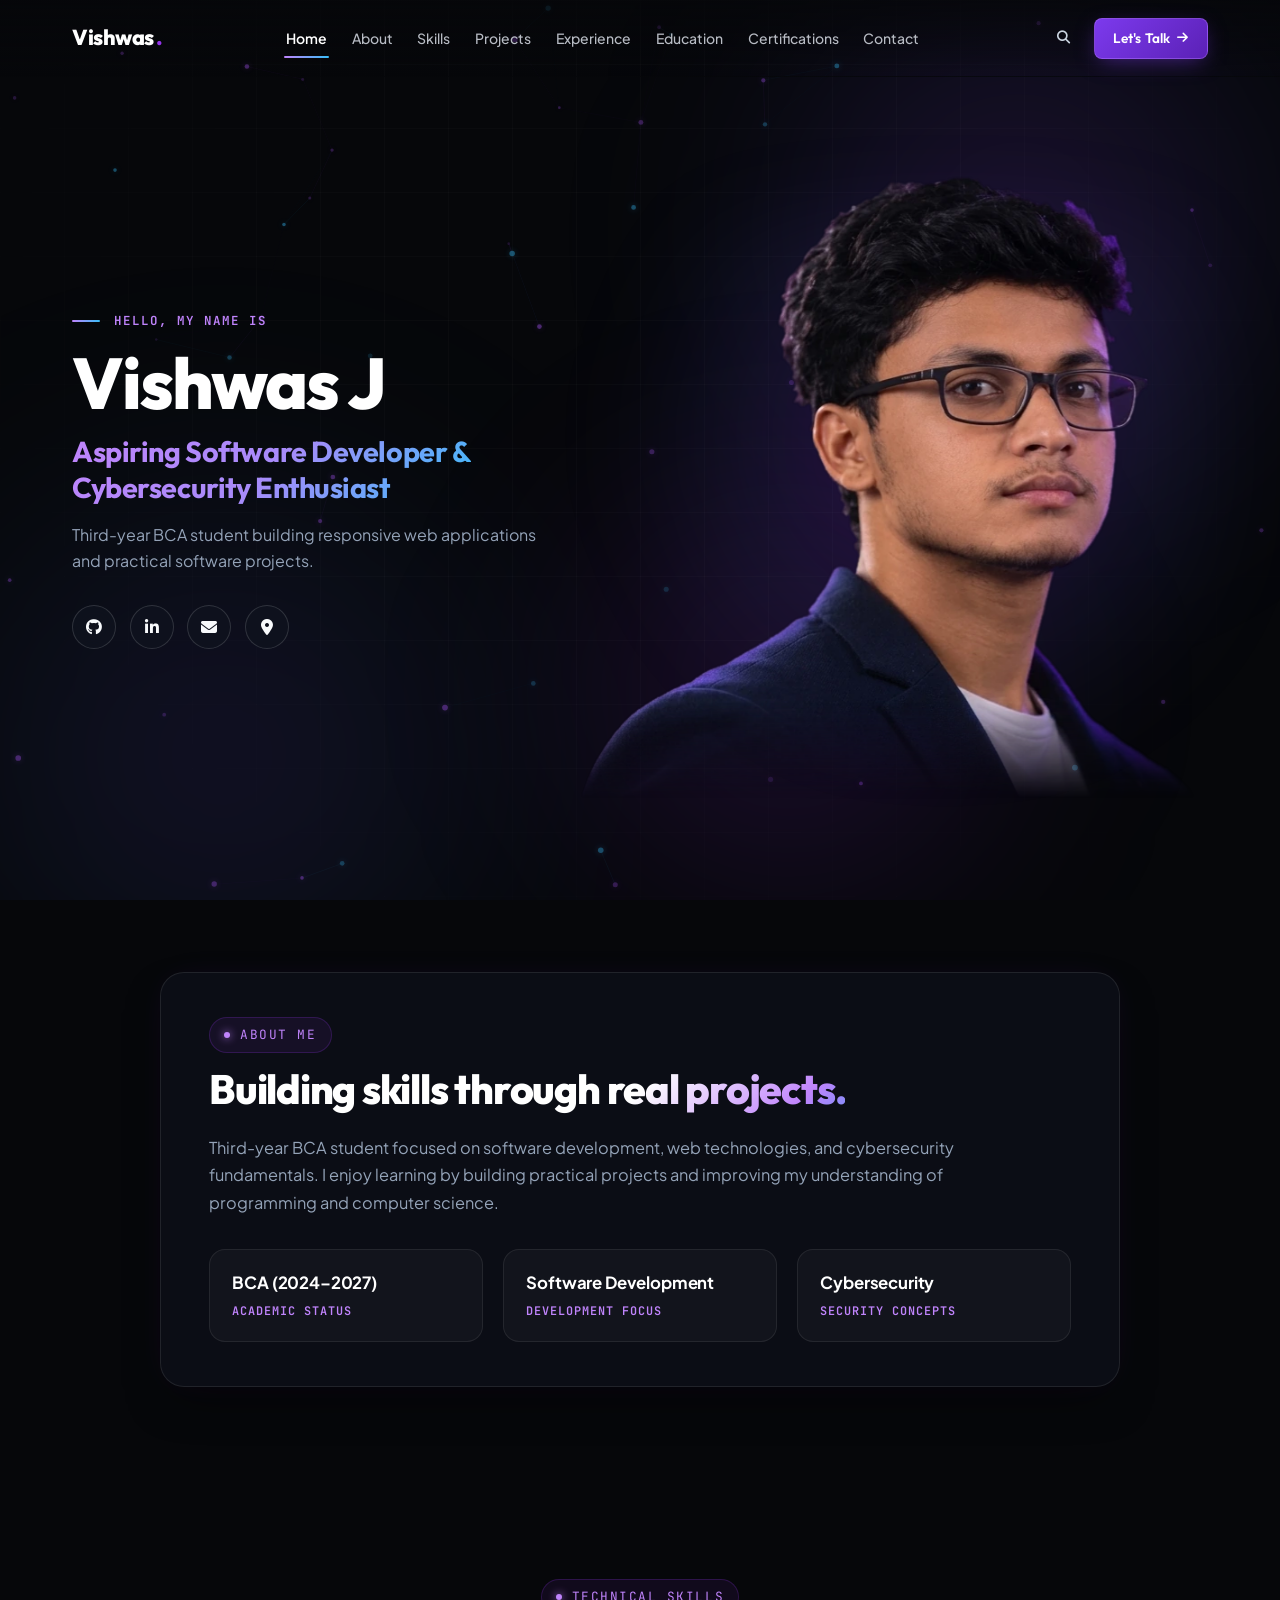
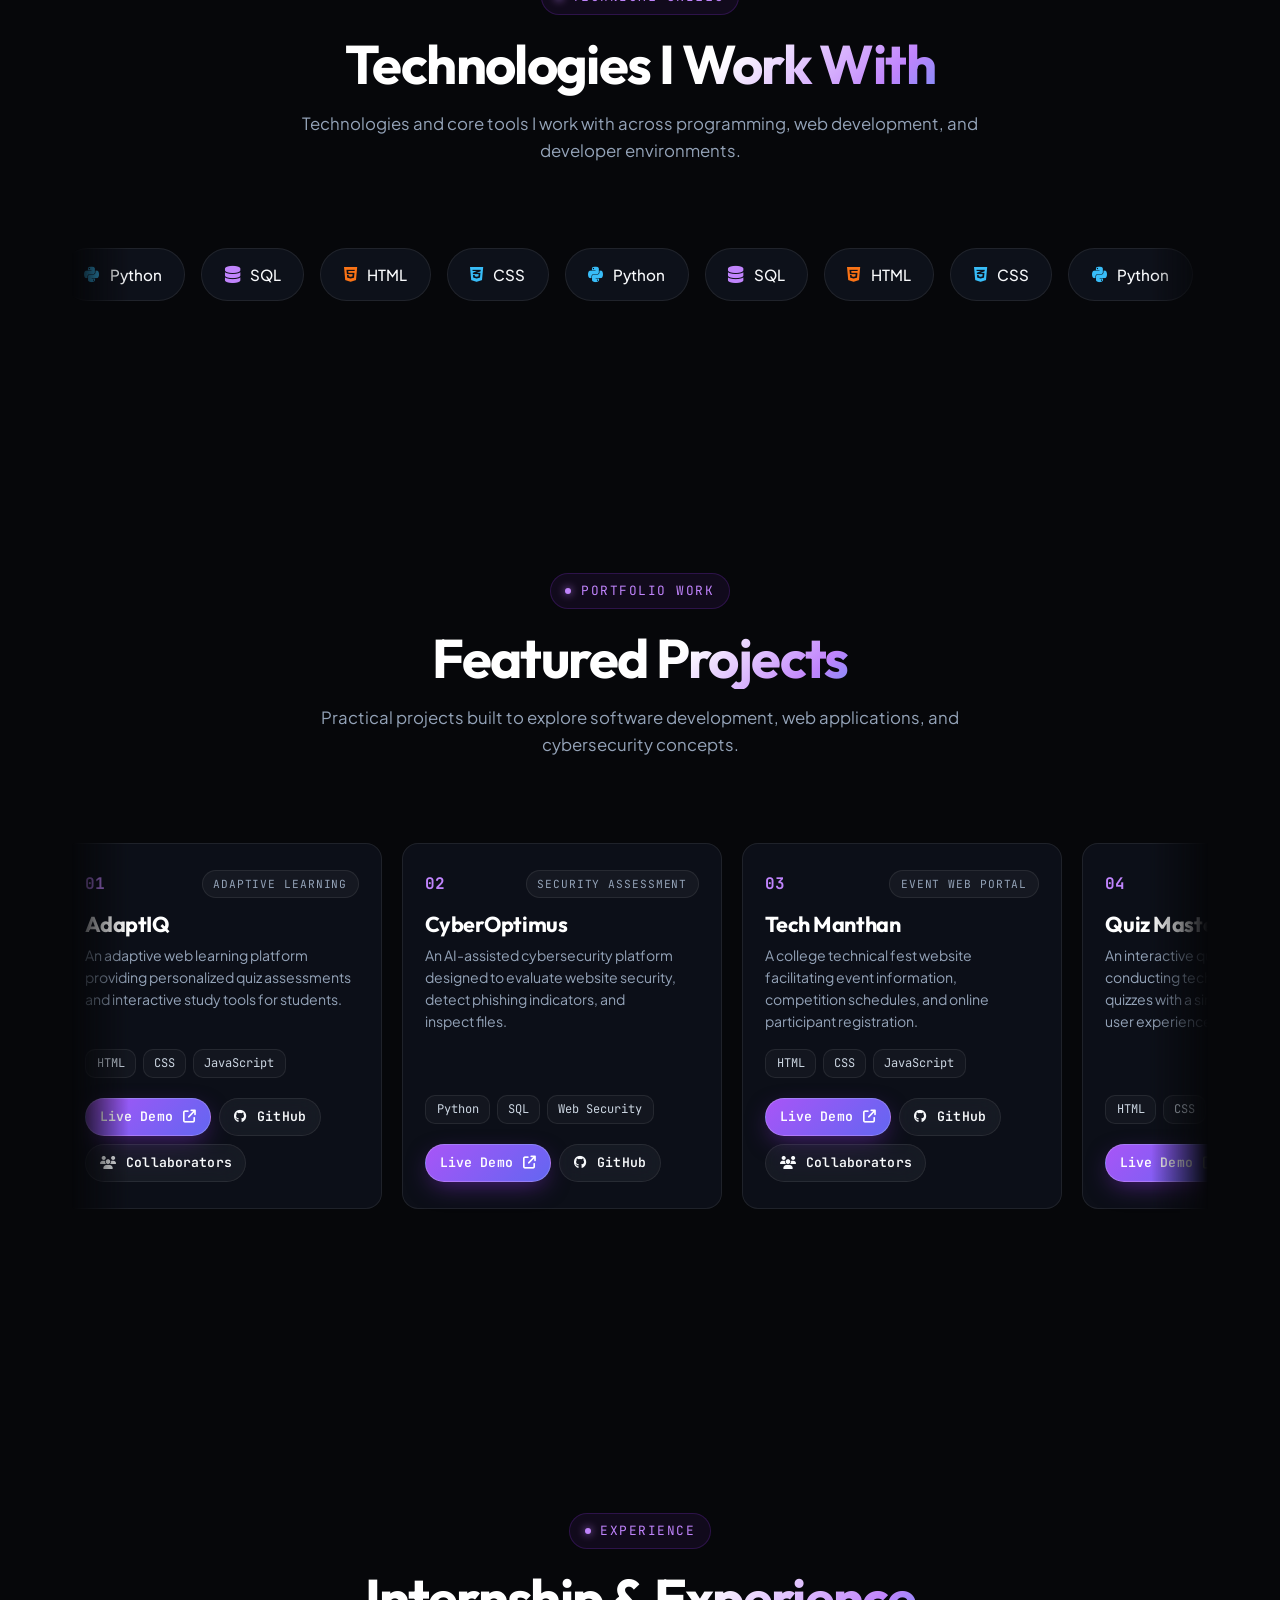
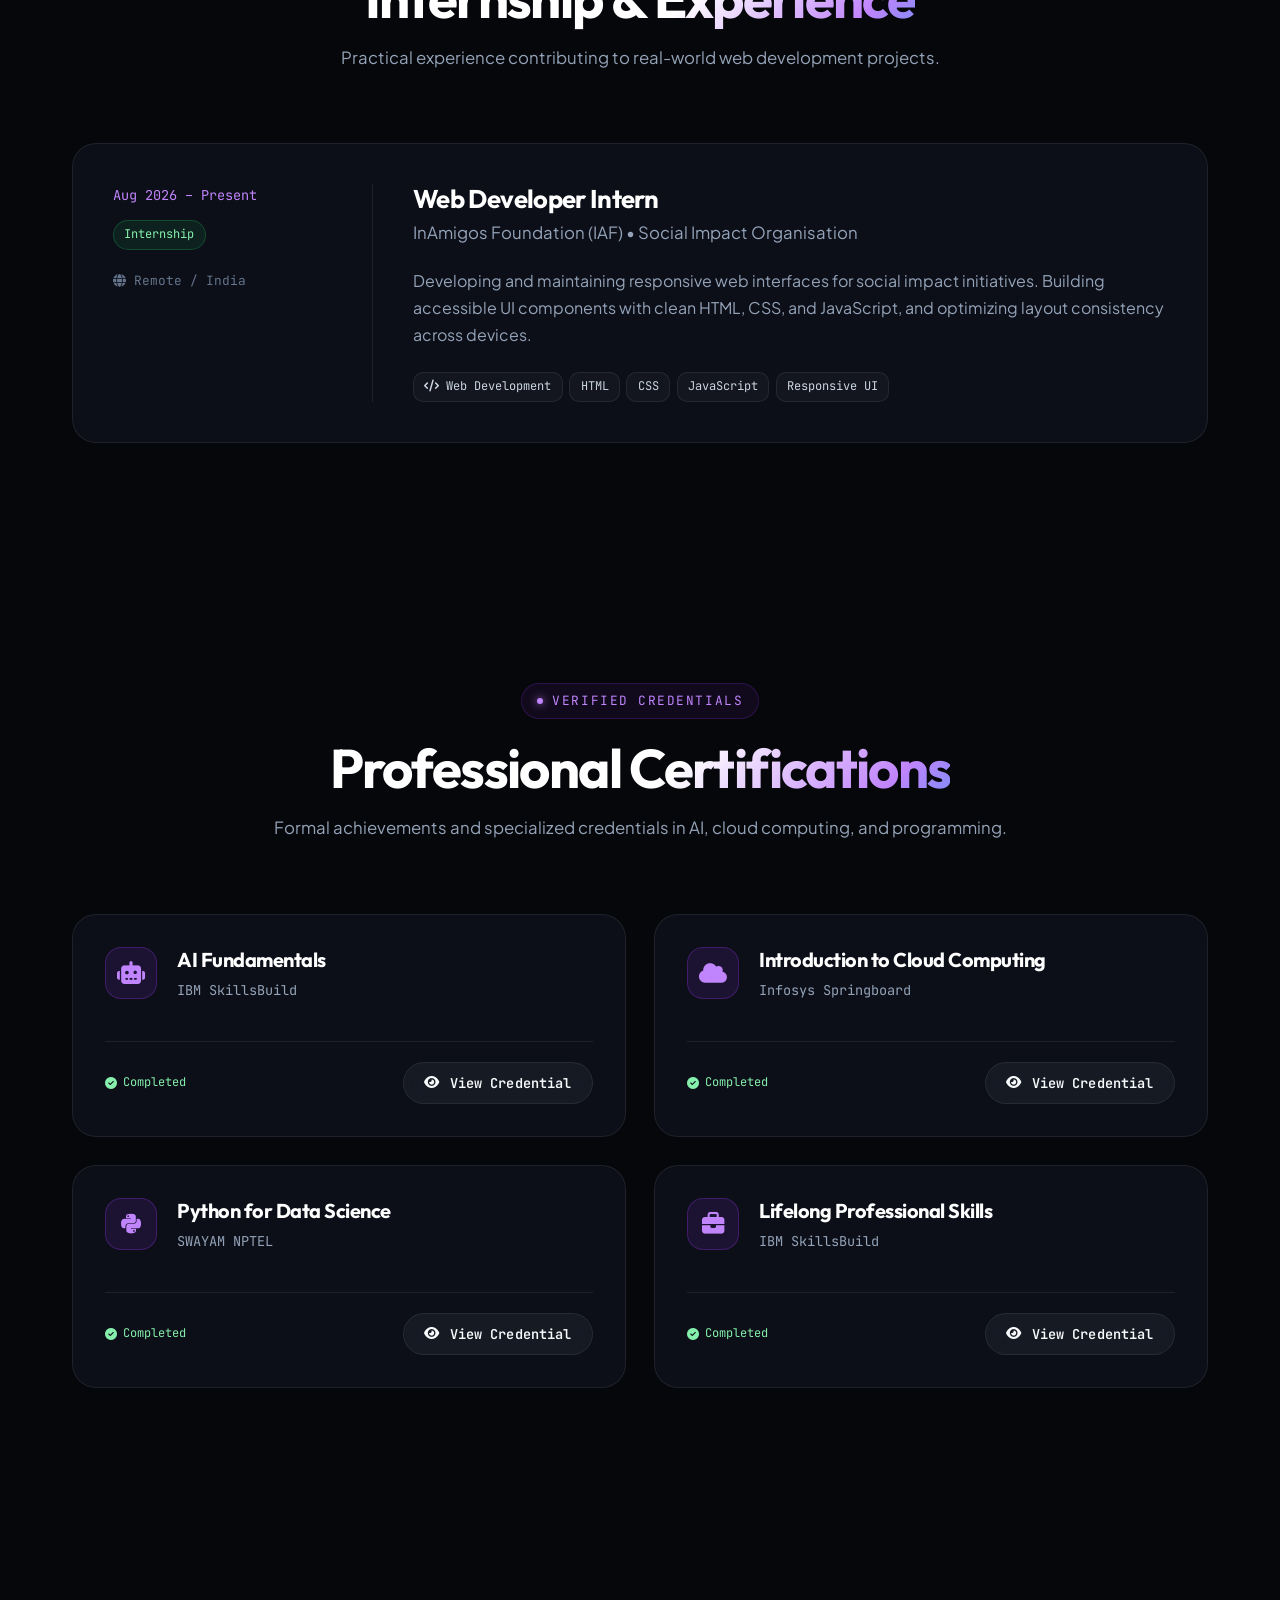
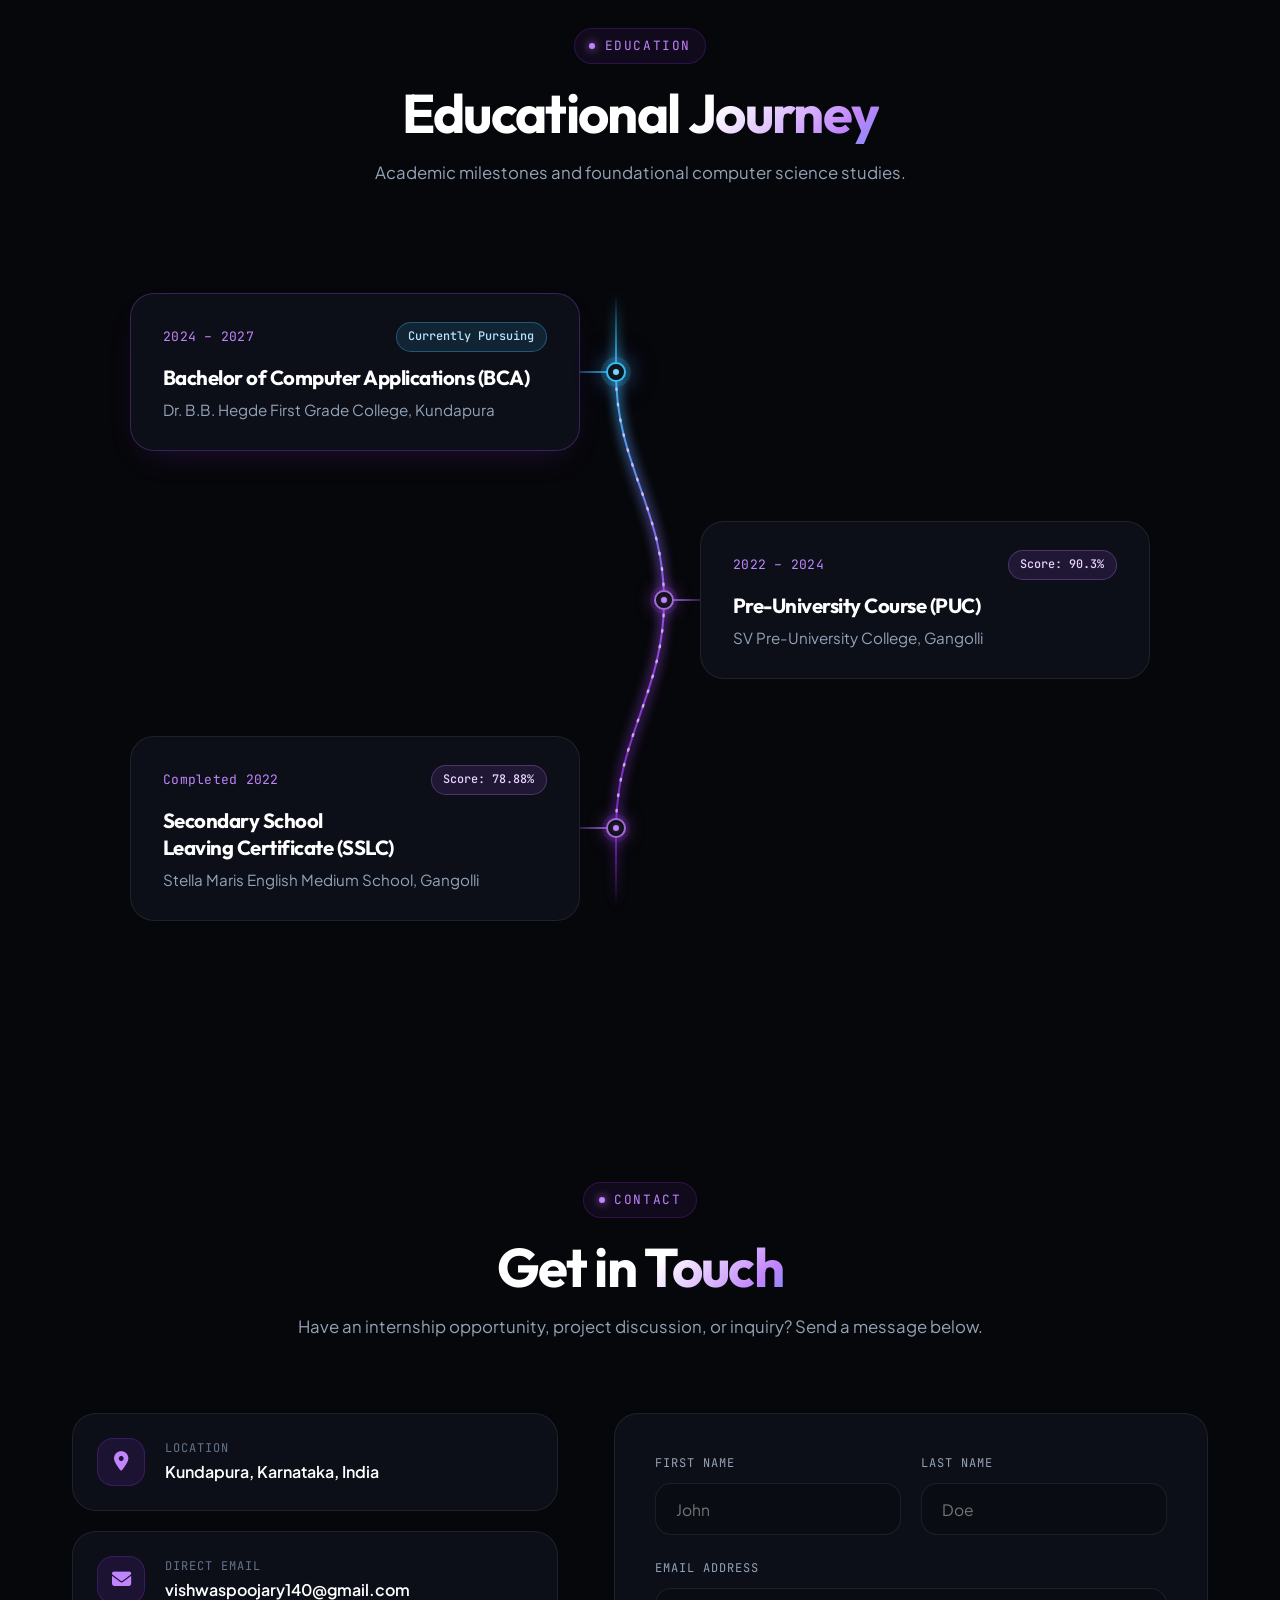
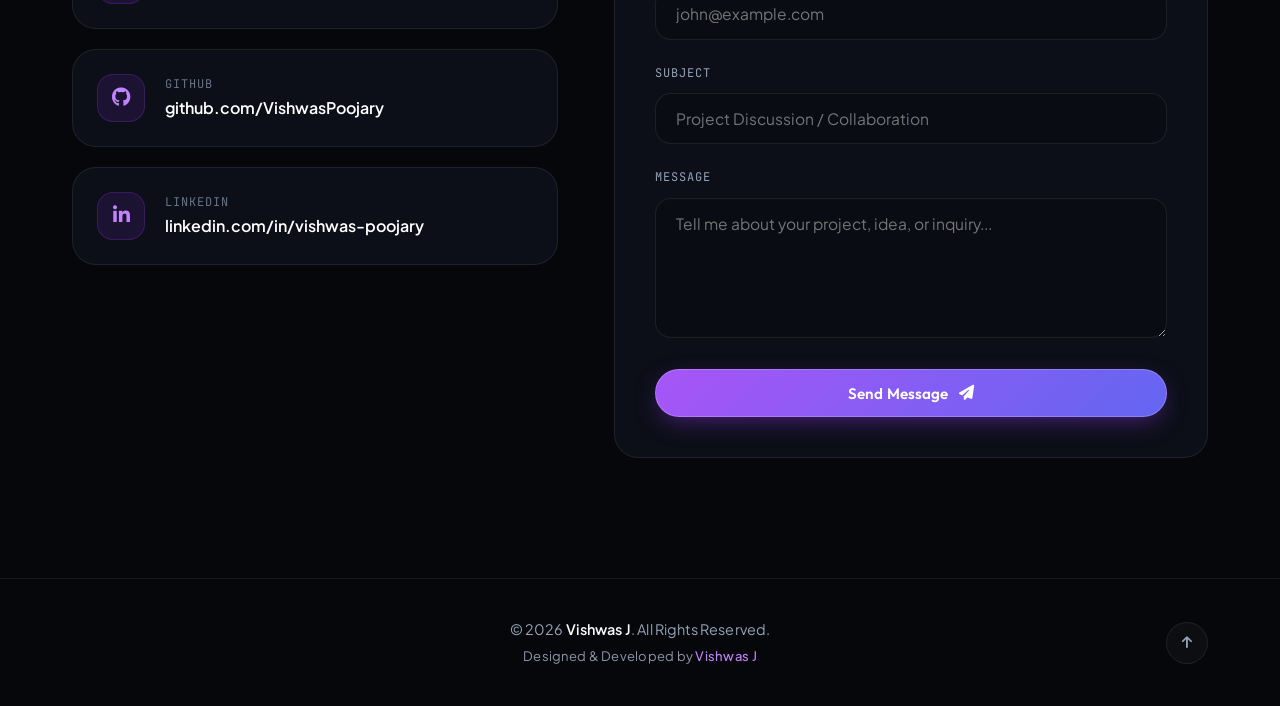
<file: index.html>
<!DOCTYPE html>
<html lang="en">

<head>
  <meta charset="UTF-8">
  <meta name="viewport" content="width=device-width, initial-scale=1.0">
  <meta name="description"
    content="Portfolio of Vishwas J - 3rd Year BCA Student at Dr. B.B. Hegde First Grade College, Kundapura. Aspiring Software Developer.">
  <meta name="keywords"
    content="Vishwas J, BCA Student, Kundapura, Software Developer, Cybersecurity, AdaptIQ, CyberOptimus, Tech Manthan, Quiz Master">
  <meta name="author" content="Vishwas J">

  <!-- Open Graph Meta Tags -->
  <meta property="og:title" content="Vishwas J | Aspiring Software Developer & BCA Student">
  <meta property="og:description"
    content="Portfolio of Vishwas J - Third-year BCA student building responsive web applications and practical software projects.">
  <meta property="og:type" content="website">
  <meta property="og:image" content="images/vishwas-hero-studio.png">

  <title>Vishwas J | Aspiring Software Developer & BCA Student</title>

  <!-- Favicon -->
  <link rel="icon" type="image/svg+xml" href="favicon.svg">

  <!-- Fonts -->
  <link rel="preconnect" href="https://fonts.googleapis.com">
  <link rel="preconnect" href="https://fonts.gstatic.com" crossorigin>
  <link rel="stylesheet" href="https://fonts.googleapis.com/css2?family=JetBrains+Mono:wght@400;500;600&family=Outfit:wght@400;500;600;700;800;900&family=Plus+Jakarta+Sans:wght@400;500;600;700&display=swap">

  <!-- Font Awesome Icons -->
  <link rel="stylesheet" href="https://cdnjs.cloudflare.com/ajax/libs/font-awesome/6.5.1/css/all.min.css">

  <!-- Cinematic Stylesheets -->
  <link rel="stylesheet" href="css/style.css">
  <link rel="stylesheet" href="css/animations.css">
  <link rel="stylesheet" href="css/responsive.css">
  <link rel="stylesheet" href="css/effects.css">
</head>

<body>

  <!-- Ambient Cinematic Background Lighting -->
  <div class="ambient-glow-wrapper" aria-hidden="true">
    <canvas id="bg-network-canvas" class="bg-network-canvas"></canvas>
    <div class="ambient-glow-1"></div>
    <div class="ambient-glow-2"></div>
    <div class="ambient-glow-3"></div>
    <div class="ambient-grid"></div>
  </div>

  <!-- ==========================================================================
       SITE HEADER & PRIMARY NAVIGATION
       ========================================================================== -->
  <header class="site-header" id="header-wrapper">
    <a href="#main-content" class="skip-link visually-hidden">Skip to main content</a>
    <div class="header-inner">
      <a href="#home" class="site-logo">
        Vishwas<span>.</span>
      </a>

      <nav class="site-nav" aria-label="Primary">
        <button
          class="menu-button"
          type="button"
          popovertarget="site-menu"
          popovertargetaction="toggle"
          aria-controls="site-menu"
        >
          <i class="fa-solid fa-bars" aria-hidden="true"></i>
          <span>Menu</span>
        </button>

        <ul id="site-menu" class="site-menu" popover="auto">
          <li><a href="#home" class="nav-link active" aria-current="page">Home</a></li>
          <li><a href="#about" class="nav-link">About</a></li>
          <li><a href="#skills" class="nav-link">Skills</a></li>
          <li><a href="#projects" class="nav-link">Projects</a></li>
          <li><a href="#experience" class="nav-link">Experience</a></li>
          <li><a href="#education" class="nav-link">Education</a></li>
          <li><a href="#certifications" class="nav-link">Certifications</a></li>
          <li><a href="#contact" class="nav-link">Contact</a></li>
        </ul>
      </nav>

      <div class="header-actions">
        <button
          type="button"
          class="nav-search-btn"
          commandfor="portfolio-search-dialog"
          command="show-modal"
          aria-label="Search portfolio"
        >
          <i class="fa-solid fa-magnifying-glass" aria-hidden="true"></i>
        </button>
        <a href="#contact" class="btn-nav-cta">
          <span>Let&apos;s Talk</span>
          <i class="fa-solid fa-arrow-right" aria-hidden="true"></i>
        </a>
      </div>
    </div>
  </header>

  <!-- Main Content -->
  <main id="main-content" tabindex="-1">

    <!-- ==========================================================================
         1. HERO SECTION (Transparent Cutout over Ambient Grid & Particle Canvas)
         ========================================================================== -->
    <section class="hero hero-editorial" id="home">
      <div class="container hero-editorial-inner">
        <div class="hero-content">
          <p class="hero-eyebrow">
            <span class="hero-eyebrow-line" aria-hidden="true"></span>
            <span>HELLO, MY NAME IS</span>
          </p>
          <h1 class="hero-name">Vishwas J</h1>
          <p class="hero-role-headline">
            Aspiring Software Developer &amp;<br>Cybersecurity Enthusiast
          </p>
          <p class="hero-intro-copy">
            Third-year BCA student building responsive web applications and practical software projects.
          </p>

          <ul class="hero-social-list" aria-label="Quick profile and location links">
            <li>
              <a href="https://github.com/VishwasPoojary" target="_blank" rel="noopener noreferrer"
                class="hero-social-btn" aria-label="GitHub profile">
                <i class="fa-brands fa-github" aria-hidden="true"></i>
              </a>
            </li>
            <li>
              <a href="https://www.linkedin.com/in/vishwas-poojary-819846378/" target="_blank"
                rel="noopener noreferrer" class="hero-social-btn" aria-label="LinkedIn profile">
                <i class="fa-brands fa-linkedin-in" aria-hidden="true"></i>
              </a>
            </li>
            <li>
              <a href="mailto:vishwaspoojary140@gmail.com" class="hero-social-btn"
                aria-label="Send email to Vishwas J">
                <i class="fa-solid fa-envelope" aria-hidden="true"></i>
              </a>
            </li>
            <li>
              <a href="#contact" class="hero-social-btn" aria-label="Location: Kundapura, India">
                <i class="fa-solid fa-location-dot" aria-hidden="true"></i>
              </a>
            </li>
          </ul>
        </div>

        <div class="hero-media">
          <picture>
            <source srcset="images/vishwas-hero-cutout.webp" type="image/webp" width="713" height="710">
            <img
              src="images/vishwas-hero-cutout.png"
              alt="Vishwas J in a navy blazer with purple studio rim lighting"
              class="hero-bg-img"
              width="713"
              height="710"
              fetchpriority="high"
              loading="eager"
            >
          </picture>
        </div>
      </div>
    </section>

    <!-- ==========================================================================
         2. ABOUT SECTION
         ========================================================================= -->
    <section class="section about-section" id="about">
      <div class="container">

        <div class="about-card-unified glass-card reveal-on-scroll">
          <div class="about-inner-content">
            <div class="eyebrow">
              <span class="eyebrow-dot"></span> About Me
            </div>

            <h2 class="about-ref-title">
              Building skills through <span class="gradient-text">real projects.</span>
            </h2>

            <p class="about-ref-desc">
              Third-year BCA student focused on software development, web technologies, and cybersecurity fundamentals.
              I enjoy learning by building practical projects and improving my understanding of programming and computer
              science.
            </p>

            <div class="about-ref-stats">
              <div class="about-stat-box">
                <div class="stat-main-text">BCA (2024–2027)</div>
                <div class="stat-sub-text">ACADEMIC STATUS</div>
              </div>

              <div class="about-stat-box">
                <div class="stat-main-text">Software Development</div>
                <div class="stat-sub-text">DEVELOPMENT FOCUS</div>
              </div>

              <div class="about-stat-box">
                <div class="stat-main-text">Cybersecurity</div>
                <div class="stat-sub-text">SECURITY CONCEPTS</div>
              </div>
            </div>
          </div>
        </div>

      </div>
    </section>

    <!-- ==========================================================================
         3. TECHNOLOGIES I WORK WITH & CORE PROGRAMMING
         ========================================================================== -->
    <section class="section" id="skills">
      <div class="container">

        <div class="section-header reveal-on-scroll">
          <div class="eyebrow">
            <span class="eyebrow-dot"></span> Technical Skills
          </div>
          <h2 class="section-title">
            Technologies I <span class="gradient-text">Work With</span>
          </h2>
          <p class="section-desc">
            Technologies and core tools I work with across programming, web development, and developer environments.
          </p>
        </div>

        <!-- Single Horizontal Moving Row for Skills -->
        <div class="scroll-row-container reveal-on-scroll delay-100">
          <div class="scroll-row-wrapper" id="tech-scroll-wrapper" aria-label="Technologies Row">
            <div class="scroll-row-track tech-scroll-track" id="tech-scroll-track">
              <!-- Set 1 -->
              <div class="tech-chip"><i class="fa-brands fa-python" style="color: #38bdf8;"></i> Python</div>
              <div class="tech-chip"><i class="fa-solid fa-database" style="color: #c084fc;"></i> SQL</div>
              <div class="tech-chip"><i class="fa-brands fa-html5" style="color: #f97316;"></i> HTML</div>
              <div class="tech-chip"><i class="fa-brands fa-css3-alt" style="color: #38bdf8;"></i> CSS</div>
              <!-- Set 2 -->
              <div class="tech-chip" aria-hidden="true"><i class="fa-brands fa-python" style="color: #38bdf8;"></i>
                Python</div>
              <div class="tech-chip" aria-hidden="true"><i class="fa-solid fa-database" style="color: #c084fc;"></i> SQL
              </div>
              <div class="tech-chip" aria-hidden="true"><i class="fa-brands fa-html5" style="color: #f97316;"></i> HTML
              </div>
              <div class="tech-chip" aria-hidden="true"><i class="fa-brands fa-css3-alt" style="color: #38bdf8;"></i>
                CSS</div>
              <!-- Set 3 -->
              <div class="tech-chip" aria-hidden="true"><i class="fa-brands fa-python" style="color: #38bdf8;"></i>
                Python</div>
              <div class="tech-chip" aria-hidden="true"><i class="fa-solid fa-database" style="color: #c084fc;"></i> SQL
              </div>
              <div class="tech-chip" aria-hidden="true"><i class="fa-brands fa-html5" style="color: #f97316;"></i> HTML
              </div>
              <div class="tech-chip" aria-hidden="true"><i class="fa-brands fa-css3-alt" style="color: #38bdf8;"></i>
                CSS</div>
              <!-- Set 4 -->
              <div class="tech-chip" aria-hidden="true"><i class="fa-brands fa-python" style="color: #38bdf8;"></i>
                Python</div>
              <div class="tech-chip" aria-hidden="true"><i class="fa-solid fa-database" style="color: #c084fc;"></i> SQL
              </div>
              <div class="tech-chip" aria-hidden="true"><i class="fa-brands fa-html5" style="color: #f97316;"></i> HTML
              </div>
              <div class="tech-chip" aria-hidden="true"><i class="fa-brands fa-css3-alt" style="color: #38bdf8;"></i>
                CSS</div>
              <!-- Set 5 -->
              <div class="tech-chip" aria-hidden="true"><i class="fa-brands fa-python" style="color: #38bdf8;"></i>
                Python</div>
              <div class="tech-chip" aria-hidden="true"><i class="fa-solid fa-database" style="color: #c084fc;"></i> SQL
              </div>
              <div class="tech-chip" aria-hidden="true"><i class="fa-brands fa-html5" style="color: #f97316;"></i> HTML
              </div>
              <div class="tech-chip" aria-hidden="true"><i class="fa-brands fa-css3-alt" style="color: #38bdf8;"></i>
                CSS</div>
              <!-- Set 6 -->
              <div class="tech-chip" aria-hidden="true"><i class="fa-brands fa-python" style="color: #38bdf8;"></i>
                Python</div>
              <div class="tech-chip" aria-hidden="true"><i class="fa-solid fa-database" style="color: #c084fc;"></i> SQL
              </div>
              <div class="tech-chip" aria-hidden="true"><i class="fa-brands fa-html5" style="color: #f97316;"></i> HTML
              </div>
              <div class="tech-chip" aria-hidden="true"><i class="fa-brands fa-css3-alt" style="color: #38bdf8;"></i>
                CSS</div>
            </div>
          </div>
        </div>

      </div>
    </section>

    <!-- ==========================================================================
         4. FEATURED PROJECTS SECTION
         ========================================================================== -->
    <section class="section" id="projects">
      <div class="container">

        <div class="section-header reveal-on-scroll">
          <div class="eyebrow">
            <span class="eyebrow-dot"></span> Portfolio Work
          </div>
          <h2 class="section-title">
            Featured <span class="gradient-text">Projects</span>
          </h2>
          <p class="section-desc">
            Practical projects built to explore software development, web applications, and cybersecurity concepts.
          </p>
        </div>

        <!-- Single Horizontal Moving Row for Projects -->
        <div class="scroll-row-container reveal-on-scroll delay-100">
          <div class="scroll-row-wrapper" id="projects-scroll-wrapper" aria-label="Projects Row">
            <div class="scroll-row-track projects-scroll-track" id="projects-scroll-track">

              <!-- Project 01: AdaptIQ -->
              <article class="featured-project-card project-carousel-card">
                <div class="project-card-inner">
                  <div class="project-card-meta">
                    <span class="project-number">01</span>
                    <span class="project-category-pill">Adaptive Learning</span>
                  </div>
                  <h3 class="project-title">AdaptIQ</h3>
                  <p class="project-desc">
                    An adaptive web learning platform providing personalized quiz assessments and interactive study
                    tools for students.
                  </p>
                  <div class="project-tech-pills">
                    <span class="tech-tag">HTML</span>
                    <span class="tech-tag">CSS</span>
                    <span class="tech-tag">JavaScript</span>
                  </div>
                  <div class="project-actions">
                    <a href="https://vishwaspoojary.github.io/AdaptIQ/" target="_blank" rel="noopener noreferrer"
                      class="btn btn-primary btn-sm">
                      <span>Live Demo</span> <i class="fa-solid fa-arrow-up-right-from-square"></i>
                    </a>
                    <a href="https://github.com/VishwasPoojary/AdaptIQ" target="_blank" rel="noopener noreferrer"
                      class="btn btn-secondary btn-sm">
                      <i class="fa-brands fa-github"></i> <span>GitHub</span>
                    </a>
                    <a href="collaborators.html" class="btn btn-secondary btn-sm">
                      <i class="fa-solid fa-users"></i> <span>Collaborators</span>
                    </a>
                  </div>
                </div>
              </article>

              <!-- Project 02: CyberOptimus -->
              <article class="featured-project-card project-carousel-card">
                <div class="project-card-inner">
                  <div class="project-card-meta">
                    <span class="project-number">02</span>
                    <span class="project-category-pill">Security Assessment</span>
                  </div>
                  <h3 class="project-title">CyberOptimus</h3>
                  <p class="project-desc">
                    An AI-assisted cybersecurity platform designed to evaluate website security, detect phishing
                    indicators, and inspect files.
                  </p>
                  <div class="project-tech-pills">
                    <span class="tech-tag">Python</span>
                    <span class="tech-tag">SQL</span>
                    <span class="tech-tag">Web Security</span>
                  </div>
                  <div class="project-actions">
                    <a href="https://cyberoptimus.onrender.com" target="_blank" rel="noopener noreferrer"
                      class="btn btn-primary btn-sm">
                      <span>Live Demo</span> <i class="fa-solid fa-arrow-up-right-from-square"></i>
                    </a>
                    <a href="https://github.com" target="_blank" rel="noopener noreferrer"
                      class="btn btn-secondary btn-sm">
                      <i class="fa-brands fa-github"></i> <span>GitHub</span>
                    </a>
                  </div>
                </div>
              </article>

              <!-- Project 03: Tech Manthan -->
              <article class="featured-project-card project-carousel-card">
                <div class="project-card-inner">
                  <div class="project-card-meta">
                    <span class="project-number">03</span>
                    <span class="project-category-pill">Event Web Portal</span>
                  </div>
                  <h3 class="project-title">Tech Manthan</h3>
                  <p class="project-desc">
                    A college technical fest website facilitating event information, competition schedules, and online
                    participant registration.
                  </p>
                  <div class="project-tech-pills">
                    <span class="tech-tag">HTML</span>
                    <span class="tech-tag">CSS</span>
                    <span class="tech-tag">JavaScript</span>
                  </div>
                  <div class="project-actions">
                    <a href="https://vishwaspoojary.github.io/Tech-Manthan-6.0/" target="_blank"
                      rel="noopener noreferrer" class="btn btn-primary btn-sm">
                      <span>Live Demo</span> <i class="fa-solid fa-arrow-up-right-from-square"></i>
                    </a>
                    <a href="https://github.com/VishwasPoojary/Tech-Manthan-6.0" target="_blank"
                      rel="noopener noreferrer" class="btn btn-secondary btn-sm">
                      <i class="fa-brands fa-github"></i> <span>GitHub</span>
                    </a>
                    <a href="tech-manthan-collaborators.html" class="btn btn-secondary btn-sm">
                      <i class="fa-solid fa-users"></i> <span>Collaborators</span>
                    </a>
                  </div>
                </div>
              </article>

              <!-- Project 04: Quiz Master -->
              <article class="featured-project-card project-carousel-card">
                <div class="project-card-inner">
                  <div class="project-card-meta">
                    <span class="project-number">04</span>
                    <span class="project-category-pill">Interactive Quiz</span>
                  </div>
                  <h3 class="project-title">Quiz Master</h3>
                  <p class="project-desc">
                    An interactive quiz website designed for conducting technical and educational quizzes with a simple
                    and engaging user experience.
                  </p>
                  <div class="project-tech-pills">
                    <span class="tech-tag">HTML</span>
                    <span class="tech-tag">CSS</span>
                    <span class="tech-tag">JavaScript</span>
                  </div>
                  <div class="project-actions">
                    <a href="https://vishwaspoojary.github.io/Quiz_Master/" target="_blank" rel="noopener noreferrer"
                      class="btn btn-primary btn-sm">
                      <span>Live Demo</span> <i class="fa-solid fa-arrow-up-right-from-square"></i>
                    </a>
                    <a href="https://github.com/VishwasPoojary/Quiz_Master" target="_blank" rel="noopener noreferrer"
                      class="btn btn-secondary btn-sm">
                      <i class="fa-brands fa-github"></i> <span>GitHub</span>
                    </a>
                  </div>
                </div>
              </article>

              <!-- Set 2 for smooth continuous loop -->
              <article class="featured-project-card project-carousel-card" aria-hidden="true">
                <div class="project-card-inner">
                  <div class="project-card-meta">
                    <span class="project-number">01</span>
                    <span class="project-category-pill">Adaptive Learning</span>
                  </div>
                  <h3 class="project-title">AdaptIQ</h3>
                  <p class="project-desc">
                    An adaptive web learning platform providing personalized quiz assessments and interactive study
                    tools for students.
                  </p>
                  <div class="project-tech-pills">
                    <span class="tech-tag">HTML</span>
                    <span class="tech-tag">CSS</span>
                    <span class="tech-tag">JavaScript</span>
                  </div>
                  <div class="project-actions">
                    <a href="https://vishwaspoojary.github.io/AdaptIQ/" target="_blank" rel="noopener noreferrer"
                      class="btn btn-primary btn-sm" tabindex="-1">
                      <span>Live Demo</span> <i class="fa-solid fa-arrow-up-right-from-square"></i>
                    </a>
                    <a href="https://github.com/VishwasPoojary/AdaptIQ" target="_blank" rel="noopener noreferrer"
                      class="btn btn-secondary btn-sm" tabindex="-1">
                      <i class="fa-brands fa-github"></i> <span>GitHub</span>
                    </a>
                    <a href="collaborators.html" class="btn btn-secondary btn-sm" tabindex="-1">
                      <i class="fa-solid fa-users"></i> <span>Collaborators</span>
                    </a>
                  </div>
                </div>
              </article>

              <article class="featured-project-card project-carousel-card" aria-hidden="true">
                <div class="project-card-inner">
                  <div class="project-card-meta">
                    <span class="project-number">02</span>
                    <span class="project-category-pill">Security Assessment</span>
                  </div>
                  <h3 class="project-title">CyberOptimus</h3>
                  <p class="project-desc">
                    An AI-assisted cybersecurity platform designed to evaluate website security, detect phishing
                    indicators, and inspect files.
                  </p>
                  <div class="project-tech-pills">
                    <span class="tech-tag">Python</span>
                    <span class="tech-tag">SQL</span>
                    <span class="tech-tag">Web Security</span>
                  </div>
                  <div class="project-actions">
                    <a href="https://cyberoptimus.onrender.com" target="_blank" rel="noopener noreferrer"
                      class="btn btn-primary btn-sm" tabindex="-1">
                      <span>Live Demo</span> <i class="fa-solid fa-arrow-up-right-from-square"></i>
                    </a>
                    <a href="https://github.com" target="_blank" rel="noopener noreferrer"
                      class="btn btn-secondary btn-sm" tabindex="-1">
                      <i class="fa-brands fa-github"></i> <span>GitHub</span>
                    </a>
                  </div>
                </div>
              </article>

              <article class="featured-project-card project-carousel-card" aria-hidden="true">
                <div class="project-card-inner">
                  <div class="project-card-meta">
                    <span class="project-number">03</span>
                    <span class="project-category-pill">Event Web Portal</span>
                  </div>
                  <h3 class="project-title">Tech Manthan</h3>
                  <p class="project-desc">
                    A college technical fest website facilitating event information, competition schedules, and online
                    participant registration.
                  </p>
                  <div class="project-tech-pills">
                    <span class="tech-tag">HTML</span>
                    <span class="tech-tag">CSS</span>
                    <span class="tech-tag">JavaScript</span>
                  </div>
                  <div class="project-actions">
                    <a href="https://vishwaspoojary.github.io/Tech-Manthan-6.0/" target="_blank"
                      rel="noopener noreferrer" class="btn btn-primary btn-sm" tabindex="-1">
                      <span>Live Demo</span> <i class="fa-solid fa-arrow-up-right-from-square"></i>
                    </a>
                    <a href="https://github.com/VishwasPoojary/Tech-Manthan-6.0" target="_blank"
                      rel="noopener noreferrer" class="btn btn-secondary btn-sm" tabindex="-1">
                      <i class="fa-brands fa-github"></i> <span>GitHub</span>
                    </a>
                    <a href="tech-manthan-collaborators.html" class="btn btn-secondary btn-sm" tabindex="-1">
                      <i class="fa-solid fa-users"></i> <span>Collaborators</span>
                    </a>
                  </div>
                </div>
              </article>

              <!-- Project 04: Quiz Master (Set 2 clone) -->
              <article class="featured-project-card project-carousel-card" aria-hidden="true">
                <div class="project-card-inner">
                  <div class="project-card-meta">
                    <span class="project-number">04</span>
                    <span class="project-category-pill">Interactive Quiz</span>
                  </div>
                  <h3 class="project-title">Quiz Master</h3>
                  <p class="project-desc">
                    An interactive quiz website designed for conducting technical and educational quizzes with a simple
                    and engaging user experience.
                  </p>
                  <div class="project-tech-pills">
                    <span class="tech-tag">HTML</span>
                    <span class="tech-tag">CSS</span>
                    <span class="tech-tag">JavaScript</span>
                  </div>
                  <div class="project-actions">
                    <a href="https://vishwaspoojary.github.io/Quiz_Master/" target="_blank" rel="noopener noreferrer"
                      class="btn btn-primary btn-sm" tabindex="-1">
                      <span>Live Demo</span> <i class="fa-solid fa-arrow-up-right-from-square"></i>
                    </a>
                    <a href="https://github.com/VishwasPoojary/Quiz_Master" target="_blank" rel="noopener noreferrer"
                      class="btn btn-secondary btn-sm" tabindex="-1">
                      <i class="fa-brands fa-github"></i> <span>GitHub</span>
                    </a>
                  </div>
                </div>
              </article>

              <!-- Set 3 -->
              <article class="featured-project-card project-carousel-card" aria-hidden="true">
                <div class="project-card-inner">
                  <div class="project-card-meta">
                    <span class="project-number">01</span>
                    <span class="project-category-pill">Adaptive Learning</span>
                  </div>
                  <h3 class="project-title">AdaptIQ</h3>
                  <p class="project-desc">
                    An adaptive web learning platform providing personalized quiz assessments and interactive study
                    tools for students.
                  </p>
                  <div class="project-tech-pills">
                    <span class="tech-tag">HTML</span>
                    <span class="tech-tag">CSS</span>
                    <span class="tech-tag">JavaScript</span>
                  </div>
                  <div class="project-actions">
                    <a href="https://vishwaspoojary.github.io/AdaptIQ/" target="_blank" rel="noopener noreferrer"
                      class="btn btn-primary btn-sm" tabindex="-1">
                      <span>Live Demo</span> <i class="fa-solid fa-arrow-up-right-from-square"></i>
                    </a>
                    <a href="https://github.com/VishwasPoojary/AdaptIQ" target="_blank" rel="noopener noreferrer"
                      class="btn btn-secondary btn-sm" tabindex="-1">
                      <i class="fa-brands fa-github"></i> <span>GitHub</span>
                    </a>
                    <a href="collaborators.html" class="btn btn-secondary btn-sm" tabindex="-1">
                      <i class="fa-solid fa-users"></i> <span>Collaborators</span>
                    </a>
                  </div>
                </div>
              </article>

              <article class="featured-project-card project-carousel-card" aria-hidden="true">
                <div class="project-card-inner">
                  <div class="project-card-meta">
                    <span class="project-number">02</span>
                    <span class="project-category-pill">Security Assessment</span>
                  </div>
                  <h3 class="project-title">CyberOptimus</h3>
                  <p class="project-desc">
                    An AI-assisted cybersecurity platform designed to evaluate website security, detect phishing
                    indicators, and inspect files.
                  </p>
                  <div class="project-tech-pills">
                    <span class="tech-tag">Python</span>
                    <span class="tech-tag">SQL</span>
                    <span class="tech-tag">Web Security</span>
                  </div>
                  <div class="project-actions">
                    <a href="https://cyberoptimus.onrender.com" target="_blank" rel="noopener noreferrer"
                      class="btn btn-primary btn-sm" tabindex="-1">
                      <span>Live Demo</span> <i class="fa-solid fa-arrow-up-right-from-square"></i>
                    </a>
                    <a href="https://github.com" target="_blank" rel="noopener noreferrer"
                      class="btn btn-secondary btn-sm" tabindex="-1">
                      <i class="fa-brands fa-github"></i> <span>GitHub</span>
                    </a>
                  </div>
                </div>
              </article>

              <article class="featured-project-card project-carousel-card" aria-hidden="true">
                <div class="project-card-inner">
                  <div class="project-card-meta">
                    <span class="project-number">03</span>
                    <span class="project-category-pill">Event Web Portal</span>
                  </div>
                  <h3 class="project-title">Tech Manthan</h3>
                  <p class="project-desc">
                    A college technical fest website facilitating event information, competition schedules, and online
                    participant registration.
                  </p>
                  <div class="project-tech-pills">
                    <span class="tech-tag">HTML</span>
                    <span class="tech-tag">CSS</span>
                    <span class="tech-tag">JavaScript</span>
                  </div>
                  <div class="project-actions">
                    <a href="https://vishwaspoojary.github.io/Tech-Manthan-6.0/" target="_blank"
                      rel="noopener noreferrer" class="btn btn-primary btn-sm" tabindex="-1">
                      <span>Live Demo</span> <i class="fa-solid fa-arrow-up-right-from-square"></i>
                    </a>
                    <a href="https://github.com/VishwasPoojary/Tech-Manthan-6.0" target="_blank"
                      rel="noopener noreferrer" class="btn btn-secondary btn-sm" tabindex="-1">
                      <i class="fa-brands fa-github"></i> <span>GitHub</span>
                    </a>
                    <a href="tech-manthan-collaborators.html" class="btn btn-secondary btn-sm" tabindex="-1">
                      <i class="fa-solid fa-users"></i> <span>Collaborators</span>
                    </a>
                  </div>
                </div>
              </article>

              <!-- Project 04: Quiz Master (Set 3 clone) -->
              <article class="featured-project-card project-carousel-card" aria-hidden="true">
                <div class="project-card-inner">
                  <div class="project-card-meta">
                    <span class="project-number">04</span>
                    <span class="project-category-pill">Interactive Quiz</span>
                  </div>
                  <h3 class="project-title">Quiz Master</h3>
                  <p class="project-desc">
                    An interactive quiz website designed for conducting technical and educational quizzes with a simple
                    and engaging user experience.
                  </p>
                  <div class="project-tech-pills">
                    <span class="tech-tag">HTML</span>
                    <span class="tech-tag">CSS</span>
                    <span class="tech-tag">JavaScript</span>
                  </div>
                  <div class="project-actions">
                    <a href="https://vishwaspoojary.github.io/Quiz_Master/" target="_blank" rel="noopener noreferrer"
                      class="btn btn-primary btn-sm" tabindex="-1">
                      <span>Live Demo</span> <i class="fa-solid fa-arrow-up-right-from-square"></i>
                    </a>
                    <a href="https://github.com/VishwasPoojary/Quiz_Master" target="_blank" rel="noopener noreferrer"
                      class="btn btn-secondary btn-sm" tabindex="-1">
                      <i class="fa-brands fa-github"></i> <span>GitHub</span>
                    </a>
                  </div>
                </div>
              </article>

              <!-- Set 4 -->
              <article class="featured-project-card project-carousel-card" aria-hidden="true">
                <div class="project-card-inner">
                  <div class="project-card-meta">
                    <span class="project-number">01</span>
                    <span class="project-category-pill">Adaptive Learning</span>
                  </div>
                  <h3 class="project-title">AdaptIQ</h3>
                  <p class="project-desc">
                    An adaptive web learning platform providing personalized quiz assessments and interactive study
                    tools for students.
                  </p>
                  <div class="project-tech-pills">
                    <span class="tech-tag">HTML</span>
                    <span class="tech-tag">CSS</span>
                    <span class="tech-tag">JavaScript</span>
                  </div>
                  <div class="project-actions">
                    <a href="https://vishwaspoojary.github.io/AdaptIQ/" target="_blank" rel="noopener noreferrer"
                      class="btn btn-primary btn-sm" tabindex="-1">
                      <span>Live Demo</span> <i class="fa-solid fa-arrow-up-right-from-square"></i>
                    </a>
                    <a href="https://github.com/VishwasPoojary/AdaptIQ" target="_blank" rel="noopener noreferrer"
                      class="btn btn-secondary btn-sm" tabindex="-1">
                      <i class="fa-brands fa-github"></i> <span>GitHub</span>
                    </a>
                    <a href="collaborators.html" class="btn btn-secondary btn-sm" tabindex="-1">
                      <i class="fa-solid fa-users"></i> <span>Collaborators</span>
                    </a>
                  </div>
                </div>
              </article>

              <article class="featured-project-card project-carousel-card" aria-hidden="true">
                <div class="project-card-inner">
                  <div class="project-card-meta">
                    <span class="project-number">02</span>
                    <span class="project-category-pill">Security Assessment</span>
                  </div>
                  <h3 class="project-title">CyberOptimus</h3>
                  <p class="project-desc">
                    An AI-assisted cybersecurity platform designed to evaluate website security, detect phishing
                    indicators, and inspect files.
                  </p>
                  <div class="project-tech-pills">
                    <span class="tech-tag">Python</span>
                    <span class="tech-tag">SQL</span>
                    <span class="tech-tag">Web Security</span>
                  </div>
                  <div class="project-actions">
                    <a href="https://cyberoptimus.onrender.com" target="_blank" rel="noopener noreferrer"
                      class="btn btn-primary btn-sm" tabindex="-1">
                      <span>Live Demo</span> <i class="fa-solid fa-arrow-up-right-from-square"></i>
                    </a>
                    <a href="https://github.com" target="_blank" rel="noopener noreferrer"
                      class="btn btn-secondary btn-sm" tabindex="-1">
                      <i class="fa-brands fa-github"></i> <span>GitHub</span>
                    </a>
                  </div>
                </div>
              </article>

              <article class="featured-project-card project-carousel-card" aria-hidden="true">
                <div class="project-card-inner">
                  <div class="project-card-meta">
                    <span class="project-number">03</span>
                    <span class="project-category-pill">Event Web Portal</span>
                  </div>
                  <h3 class="project-title">Tech Manthan</h3>
                  <p class="project-desc">
                    A college technical fest website facilitating event information, competition schedules, and online
                    participant registration.
                  </p>
                  <div class="project-tech-pills">
                    <span class="tech-tag">HTML</span>
                    <span class="tech-tag">CSS</span>
                    <span class="tech-tag">JavaScript</span>
                  </div>
                  <div class="project-actions">
                    <a href="https://vishwaspoojary.github.io/Tech-Manthan-6.0/" target="_blank"
                      rel="noopener noreferrer" class="btn btn-primary btn-sm" tabindex="-1">
                      <span>Live Demo</span> <i class="fa-solid fa-arrow-up-right-from-square"></i>
                    </a>
                    <a href="https://github.com/VishwasPoojary/Tech-Manthan-6.0" target="_blank"
                      rel="noopener noreferrer" class="btn btn-secondary btn-sm" tabindex="-1">
                      <i class="fa-brands fa-github"></i> <span>GitHub</span>
                    </a>
                    <a href="tech-manthan-collaborators.html" class="btn btn-secondary btn-sm" tabindex="-1">
                      <i class="fa-solid fa-users"></i> <span>Collaborators</span>
                    </a>
                  </div>
                </div>
              </article>

              <!-- Project 04: Quiz Master (Set 4 clone) -->
              <article class="featured-project-card project-carousel-card" aria-hidden="true">
                <div class="project-card-inner">
                  <div class="project-card-meta">
                    <span class="project-number">04</span>
                    <span class="project-category-pill">Interactive Quiz</span>
                  </div>
                  <h3 class="project-title">Quiz Master</h3>
                  <p class="project-desc">
                    An interactive quiz website designed for conducting technical and educational quizzes with a simple
                    and engaging user experience.
                  </p>
                  <div class="project-tech-pills">
                    <span class="tech-tag">HTML</span>
                    <span class="tech-tag">CSS</span>
                    <span class="tech-tag">JavaScript</span>
                  </div>
                  <div class="project-actions">
                    <a href="https://vishwaspoojary.github.io/Quiz_Master/" target="_blank" rel="noopener noreferrer"
                      class="btn btn-primary btn-sm" tabindex="-1">
                      <span>Live Demo</span> <i class="fa-solid fa-arrow-up-right-from-square"></i>
                    </a>
                    <a href="https://github.com/VishwasPoojary/Quiz_Master" target="_blank" rel="noopener noreferrer"
                      class="btn btn-secondary btn-sm" tabindex="-1">
                      <i class="fa-brands fa-github"></i> <span>GitHub</span>
                    </a>
                  </div>
                </div>
              </article>

            </div>
          </div>
        </div>

      </div>
    </section>

    <!-- ==========================================================================
         5. WORK EXPERIENCE SECTION
         ========================================================================== -->
    <section class="section" id="experience">
      <div class="container">

        <div class="section-header reveal-on-scroll">
          <div class="eyebrow">
            <span class="eyebrow-dot"></span> Experience
          </div>
          <h2 class="section-title">
            Internship & <span class="gradient-text">Experience</span>
          </h2>
          <p class="section-desc">
            Practical experience contributing to real-world web development projects.
          </p>
        </div>

        <div class="experience-card glass-card reveal-on-scroll delay-100">
          <div class="exp-sidebar">
            <div class="exp-period">Aug 2026 &ndash; Present</div>
            <span class="exp-type">Internship</span>
            <div style="margin-top: 1.25rem; font-family: var(--font-mono); font-size: 0.8rem; color: var(--text-dim);">
              <i class="fa-solid fa-globe"></i> Remote / India
            </div>
          </div>

          <div class="exp-main">
            <h3>Web Developer Intern</h3>
            <div class="exp-company">InAmigos Foundation (IAF) &bull; Social Impact Organisation</div>
            <p class="exp-desc">
              Developing and maintaining responsive web interfaces for social impact initiatives. Building accessible UI
              components with clean HTML, CSS, and JavaScript, and optimizing layout consistency across devices.
            </p>
            <div class="project-tech-pills" style="margin-bottom: 0;">
              <span class="tech-tag"><i class="fa-solid fa-code"></i> Web Development</span>
              <span class="tech-tag">HTML</span>
              <span class="tech-tag">CSS</span>
              <span class="tech-tag">JavaScript</span>
              <span class="tech-tag">Responsive UI</span>
            </div>
          </div>
        </div>

      </div>
    </section>

    <!-- ==========================================================================
         6. CERTIFICATIONS SECTION
         ========================================================================== -->
    <section class="section" id="certifications">
      <div class="container">

        <div class="section-header reveal-on-scroll">
          <div class="eyebrow">
            <span class="eyebrow-dot"></span> Verified Credentials
          </div>
          <h2 class="section-title">
            Professional <span class="gradient-text">Certifications</span>
          </h2>
          <p class="section-desc">
            Formal achievements and specialized credentials in AI, cloud computing, and programming.
          </p>
        </div>

        <div class="certs-grid">

          <!-- IBM AI Fundamentals -->
          <div class="cert-card glass-card reveal-on-scroll">
            <div class="cert-header">
              <div class="cert-icon-box">
                <i class="fa-solid fa-robot"></i>
              </div>
              <div>
                <h3 class="cert-title">AI Fundamentals</h3>
                <div class="cert-issuer">IBM SkillsBuild</div>
              </div>
            </div>
            <div class="cert-action">
              <span class="cert-status"><i class="fa-solid fa-circle-check"></i> Completed</span>
              <a href="IBM_AI_Fundamentals_Certificate_HQ.png" target="_blank" rel="noopener noreferrer"
                class="btn btn-secondary btn-sm">
                <i class="fa-solid fa-eye"></i> View Credential
              </a>
            </div>
          </div>

          <!-- Infosys Cloud Computing -->
          <div class="cert-card glass-card reveal-on-scroll delay-100">
            <div class="cert-header">
              <div class="cert-icon-box">
                <i class="fa-solid fa-cloud"></i>
              </div>
              <div>
                <h3 class="cert-title">Introduction to Cloud Computing</h3>
                <div class="cert-issuer">Infosys Springboard</div>
              </div>
            </div>
            <div class="cert-action">
              <span class="cert-status"><i class="fa-solid fa-circle-check"></i> Completed</span>
              <a href="Infosys.png" target="_blank" rel="noopener noreferrer" class="btn btn-secondary btn-sm">
                <i class="fa-solid fa-eye"></i> View Credential
              </a>
            </div>
          </div>

          <!-- SWAYAM NPTEL Python -->
          <div class="cert-card glass-card reveal-on-scroll delay-150">
            <div class="cert-header">
              <div class="cert-icon-box">
                <i class="fa-brands fa-python"></i>
              </div>
              <div>
                <h3 class="cert-title">Python for Data Science</h3>
                <div class="cert-issuer">SWAYAM NPTEL</div>
              </div>
            </div>
            <div class="cert-action">
              <span class="cert-status"><i class="fa-solid fa-circle-check"></i> Completed</span>
              <a href="python_for_data_science_certificate.png" target="_blank" rel="noopener noreferrer"
                class="btn btn-secondary btn-sm">
                <i class="fa-solid fa-eye"></i> View Credential
              </a>
            </div>
          </div>

          <!-- IBM Lifelong Skills -->
          <div class="cert-card glass-card reveal-on-scroll delay-200">
            <div class="cert-header">
              <div class="cert-icon-box">
                <i class="fa-solid fa-briefcase"></i>
              </div>
              <div>
                <h3 class="cert-title">Lifelong Professional Skills</h3>
                <div class="cert-issuer">IBM SkillsBuild</div>
              </div>
            </div>
            <div class="cert-action">
              <span class="cert-status"><i class="fa-solid fa-circle-check"></i> Completed</span>
              <a href="LifeLong Professional.png" target="_blank" rel="noopener noreferrer"
                class="btn btn-secondary btn-sm">
                <i class="fa-solid fa-eye"></i> View Credential
              </a>
            </div>
          </div>

        </div>

      </div>
    </section>

    <!-- ==========================================================================
         7. EDUCATION SECTION
         ========================================================================== -->
    <section class="section" id="education">
      <div class="container">

        <div class="section-header reveal-on-scroll">
          <div class="eyebrow">
            <span class="eyebrow-dot"></span> Education
          </div>
          <h2 class="section-title">
            Educational <span class="gradient-text">Journey</span>
          </h2>
          <p class="section-desc">
            Academic milestones and foundational computer science studies.
          </p>
        </div>

        <div class="edu-roadmap">
          <svg class="edu-route-svg" viewBox="0 0 120 300" preserveAspectRatio="none" aria-hidden="true" focusable="false">
            <defs>
              <linearGradient id="eduRouteGradient" gradientUnits="userSpaceOnUse" x1="60" y1="16" x2="60" y2="284">
                <stop offset="0%" stop-color="#38bdf8" stop-opacity="0" />
                <stop offset="12.69%" stop-color="#38bdf8" stop-opacity="0.95" />
                <stop offset="50%" stop-color="#a855f7" stop-opacity="0.9" />
                <stop offset="87.31%" stop-color="#9333ea" stop-opacity="0.72" />
                <stop offset="100%" stop-color="#9333ea" stop-opacity="0" />
              </linearGradient>
              <linearGradient id="eduRouteGlowGrad" gradientUnits="userSpaceOnUse" x1="60" y1="16" x2="60" y2="284">
                <stop offset="0%" stop-color="#38bdf8" stop-opacity="0" />
                <stop offset="12.69%" stop-color="#38bdf8" stop-opacity="0.45" />
                <stop offset="50%" stop-color="#a855f7" stop-opacity="0.38" />
                <stop offset="87.31%" stop-color="#9333ea" stop-opacity="0.28" />
                <stop offset="100%" stop-color="#9333ea" stop-opacity="0" />
              </linearGradient>
            </defs>

            <!-- Soft ambient aura along the journey route -->
            <path
              class="edu-route-aura"
              d="M 36 16 L 36 50 C 36 90, 84 110, 84 150 C 84 190, 36 210, 36 250 L 36 284"
              fill="none"
              stroke="url(#eduRouteGlowGrad)"
              stroke-width="10"
              stroke-linecap="round"
              vector-effect="non-scaling-stroke"
            />

            <!-- Core glowing path line -->
            <path
              class="edu-route-line"
              d="M 36 16 L 36 50 C 36 90, 84 110, 84 150 C 84 190, 36 210, 36 250 L 36 284"
              fill="none"
              stroke="url(#eduRouteGradient)"
              stroke-width="2"
              stroke-linecap="round"
              vector-effect="non-scaling-stroke"
            />

            <!-- Subtle traveling light waypoints along route -->
            <path
              class="edu-route-waypoints"
              d="M 36 50 C 36 90, 84 110, 84 150 C 84 190, 36 210, 36 250"
              fill="none"
              stroke="rgba(233, 213, 255, 0.72)"
              stroke-width="2.5"
              stroke-dasharray="1.5 14"
              stroke-linecap="round"
              vector-effect="non-scaling-stroke"
            />
          </svg>

          <ol class="edu-roadmap-list">

            <!-- Stage 1: BCA (Latest) -->
            <li class="edu-milestone edu-milestone--left edu-milestone--current">
              <div class="edu-card-slot reveal-on-scroll">
                <article class="edu-card glass-card">
                  <div class="edu-card-top">
                    <span class="edu-period">2024 &ndash; 2027</span>
                    <span class="edu-badge edu-badge--active">Currently Pursuing</span>
                  </div>
                  <h3 class="edu-degree">Bachelor of Computer Applications (BCA)</h3>
                  <p class="edu-institution">Dr. B.B. Hegde First Grade College, Kundapura</p>
                </article>
              </div>
              <div class="edu-track-col" aria-hidden="true">
                <span class="edu-connector"></span>
                <span class="edu-node"></span>
              </div>
            </li>

            <!-- Stage 2: PUC -->
            <li class="edu-milestone edu-milestone--right">
              <div class="edu-track-col" aria-hidden="true">
                <span class="edu-connector"></span>
                <span class="edu-node"></span>
              </div>
              <div class="edu-card-slot reveal-on-scroll delay-100">
                <article class="edu-card glass-card">
                  <div class="edu-card-top">
                    <span class="edu-period">2022 &ndash; 2024</span>
                    <span class="edu-badge">Score: 90.3%</span>
                  </div>
                  <h3 class="edu-degree">Pre-University Course (PUC)</h3>
                  <p class="edu-institution">SV Pre-University College, Gangolli</p>
                </article>
              </div>
            </li>

            <!-- Stage 3: SSLC -->
            <li class="edu-milestone edu-milestone--left">
              <div class="edu-card-slot reveal-on-scroll delay-150">
                <article class="edu-card glass-card">
                  <div class="edu-card-top">
                    <span class="edu-period">Completed 2022</span>
                    <span class="edu-badge">Score: 78.88%</span>
                  </div>
                  <h3 class="edu-degree">Secondary School Leaving Certificate (SSLC)</h3>
                  <p class="edu-institution">Stella Maris English Medium School, Gangolli</p>
                </article>
              </div>
              <div class="edu-track-col" aria-hidden="true">
                <span class="edu-connector"></span>
                <span class="edu-node"></span>
              </div>
            </li>

          </ol>
        </div>

      </div>
    </section>

    <!-- ==========================================================================
         8. CONTACT SECTION (Preserving Formspree Integration)
         ========================================================================== -->
    <section class="section" id="contact">
      <div class="container">

        <div class="section-header reveal-on-scroll">
          <div class="eyebrow">
            <span class="eyebrow-dot"></span> Contact
          </div>
          <h2 class="section-title">
            Get in <span class="gradient-text">Touch</span>
          </h2>
          <p class="section-desc">
            Have an internship opportunity, project discussion, or inquiry? Send a message below.
          </p>
        </div>

        <div class="contact-grid">

          <!-- Contact Details Cards -->
          <div class="contact-info-cards reveal-on-scroll">

            <div class="contact-item-card glass-card">
              <div class="contact-item-icon">
                <i class="fa-solid fa-location-dot"></i>
              </div>
              <div>
                <div class="contact-item-label">Location</div>
                <div class="contact-item-val">Kundapura, Karnataka, India</div>
              </div>
            </div>

            <div class="contact-item-card glass-card">
              <div class="contact-item-icon">
                <i class="fa-solid fa-envelope"></i>
              </div>
              <div>
                <div class="contact-item-label">Direct Email</div>
                <a href="mailto:vishwaspoojary140@gmail.com" class="contact-item-val">
                  vishwaspoojary140@gmail.com
                </a>
              </div>
            </div>

            <div class="contact-item-card glass-card">
              <div class="contact-item-icon">
                <i class="fa-brands fa-github"></i>
              </div>
              <div>
                <div class="contact-item-label">GitHub</div>
                <a href="https://github.com/VishwasPoojary" target="_blank" rel="noopener noreferrer"
                  class="contact-item-val">
                  github.com/VishwasPoojary
                </a>
              </div>
            </div>

            <div class="contact-item-card glass-card">
              <div class="contact-item-icon">
                <i class="fa-brands fa-linkedin-in"></i>
              </div>
              <div>
                <div class="contact-item-label">LinkedIn</div>
                <a href="https://www.linkedin.com/in/vishwas-poojary-819846378/" target="_blank"
                  rel="noopener noreferrer" class="contact-item-val">
                  linkedin.com/in/vishwas-poojary
                </a>
              </div>
            </div>

          </div>

          <!-- Working Formspree Contact Form -->
          <form class="contact-form glass-card reveal-on-scroll delay-100" id="contact-form"
            action="https://formspree.io/f/xvkpzyyr" method="POST">

            <div class="form-row">
              <div class="form-group">
                <label for="firstName" class="form-label">First Name</label>
                <input type="text" id="firstName" name="first_name" class="form-input" placeholder="John" required>
              </div>
              <div class="form-group">
                <label for="lastName" class="form-label">Last Name</label>
                <input type="text" id="lastName" name="last_name" class="form-input" placeholder="Doe" required>
              </div>
            </div>

            <div class="form-group">
              <label for="email" class="form-label">Email Address</label>
              <input type="email" id="email" name="email" class="form-input" placeholder="john@example.com" required>
            </div>

            <div class="form-group">
              <label for="subject" class="form-label">Subject</label>
              <input type="text" id="subject" name="subject" class="form-input"
                placeholder="Project Discussion / Collaboration" required>
            </div>

            <div class="form-group">
              <label for="message" class="form-label">Message</label>
              <textarea id="message" name="message" class="form-textarea"
                placeholder="Tell me about your project, idea, or inquiry..." required></textarea>
            </div>

            <button type="submit" class="btn btn-primary" style="width: 100%;">
              <span>Send Message</span>
              <i class="fa-solid fa-paper-plane"></i>
            </button>
          </form>

        </div>

      </div>
    </section>

  </main>

  <!-- Notification Toast -->
  <div class="toast" id="toast">
    <i class="fa-solid fa-circle-check" style="color: #38bdf8; font-size: 1.25rem;"></i>
    <span id="toast-message">Transmitting message to Vishwas J...</span>
  </div>

  <!-- ==========================================================================
       FOOTER
       ========================================================================== -->
  <footer class="footer">
    <div class="container footer-inner footer-inner--minimal">
      <div class="footer-copy-stack">
        <p class="footer-copyright">
          &copy; 2026 <span class="footer-author">Vishwas J</span>. All Rights Reserved.
        </p>
        <p class="footer-credit">
          Designed &amp; Developed by <span class="footer-credit-name">Vishwas J</span>
        </p>
      </div>
      <button type="button" class="back-to-top" id="back-to-top" aria-label="Back to Top">
        <i class="fa-solid fa-arrow-up" aria-hidden="true"></i>
      </button>
    </div>
  </footer>

  <!-- Quick Portfolio Search Dialog -->
  <dialog id="portfolio-search-dialog" class="portfolio-search-dialog" closedby="any" aria-labelledby="search-dialog-title">
    <div class="search-dialog-header">
      <h2 id="search-dialog-title" class="search-dialog-title">Quick Jump</h2>
      <button type="button" class="search-dialog-close" commandfor="portfolio-search-dialog" command="close" aria-label="Close search">
        <i class="fa-solid fa-xmark" aria-hidden="true"></i>
      </button>
    </div>
    <search>
      <form method="dialog" class="search-dialog-form">
        <label for="portfolio-search-input" class="search-dialog-label">Search sections, projects, skills, or credentials</label>
        <input
          id="portfolio-search-input"
          name="q"
          type="search"
          class="search-dialog-input"
          placeholder="Try AdaptIQ, Python, CyberOptimus, Contact..."
          autocorrect="off"
          autocapitalize="none"
          spellcheck="false"
          autocomplete="off"
        >
      </form>
      <ul id="portfolio-search-results" class="search-dialog-results"></ul>
      <p id="portfolio-search-empty" class="search-dialog-empty" hidden>No matching portfolio items found.</p>
    </search>
  </dialog>

  <!-- Interactive Scripts -->
  <script type="module">
    if (!('commandForElement' in HTMLButtonElement.prototype)) {
      import('https://esm.run/invokers-polyfill');
    }
  </script>
  <script defer src="js/script.js"></script>
  <script defer src="js/effects.js"></script>
</body>

</html>
</file>
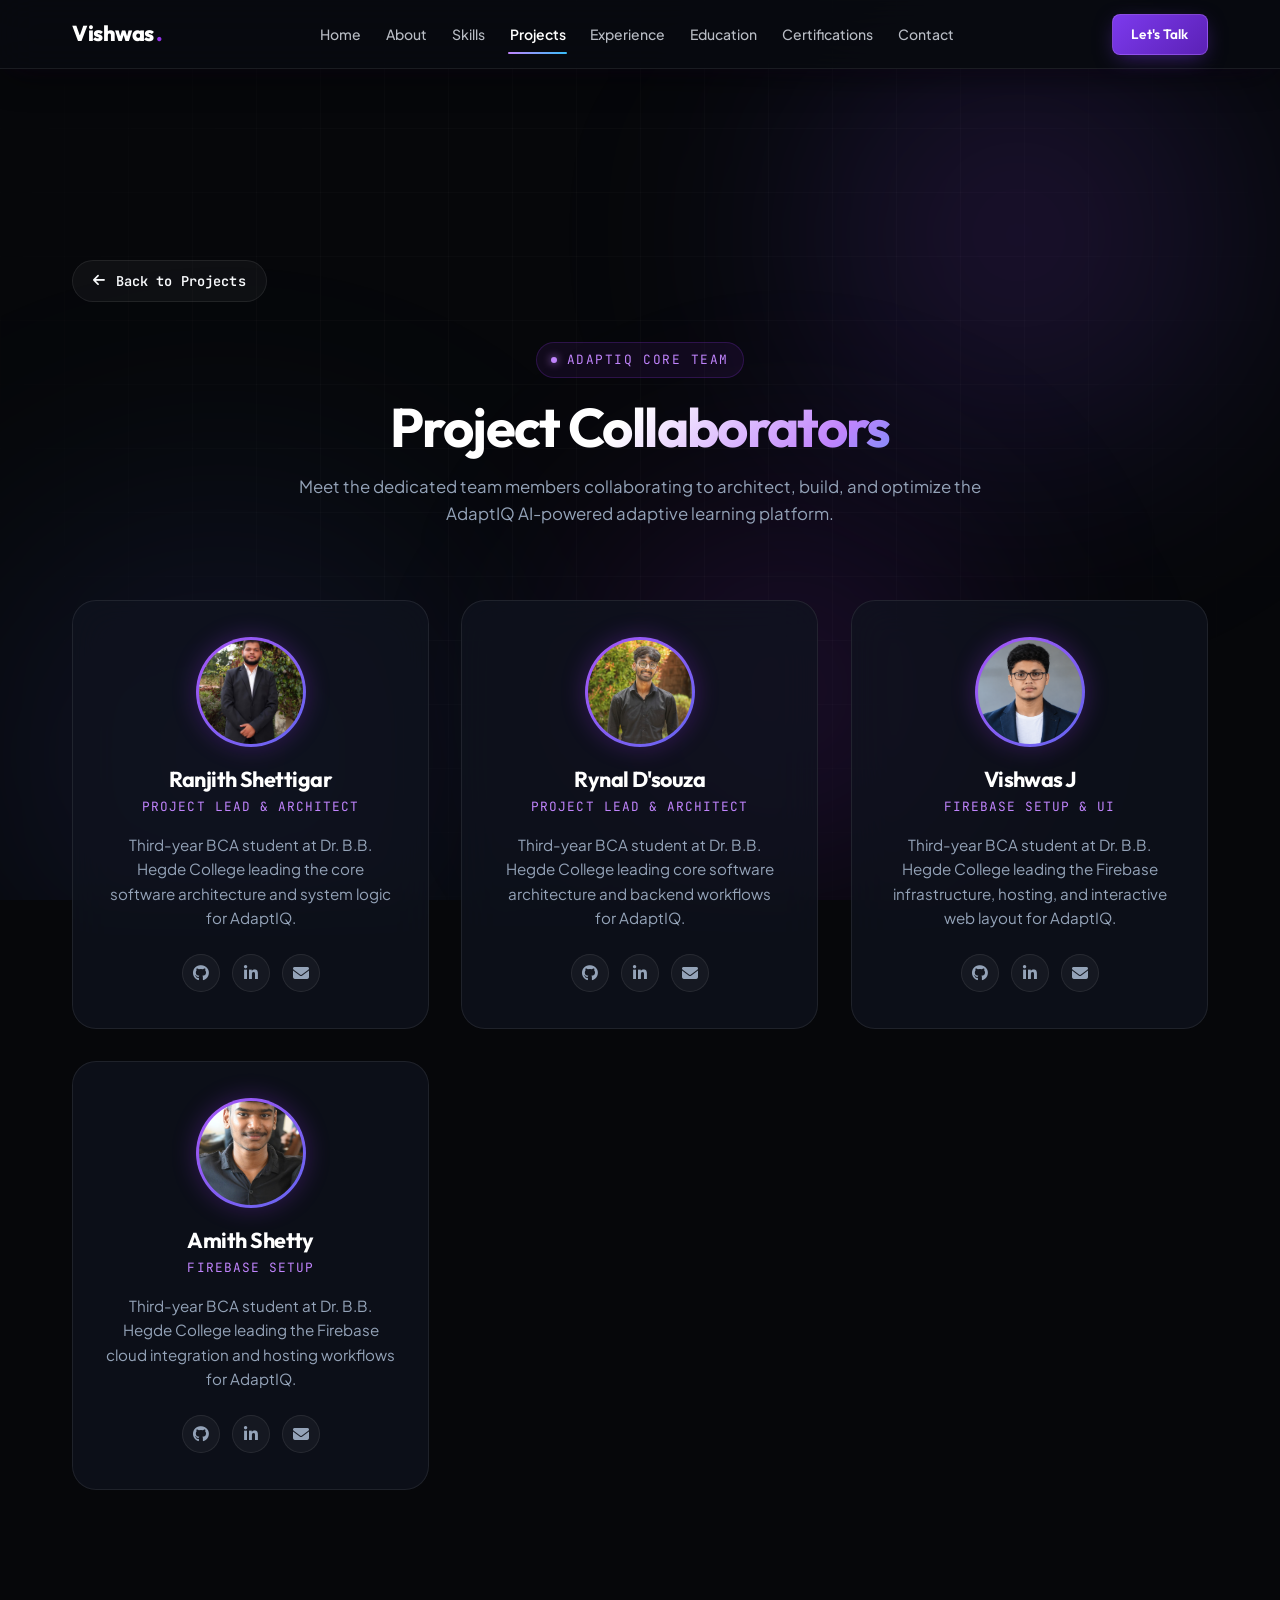
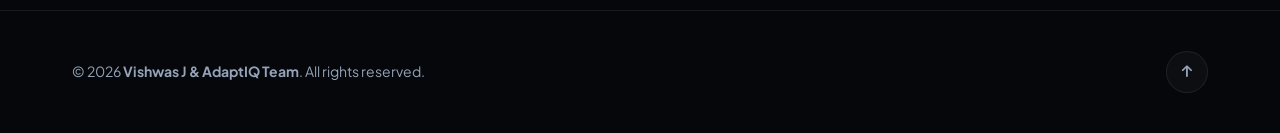
<file: collaborators.html>
<!DOCTYPE html>
<html lang="en">
<head>
  <meta charset="UTF-8">
  <meta name="viewport" content="width=device-width, initial-scale=1.0">
  <meta name="description" content="Collaborators and team members of the AdaptIQ project - Vishwas J and team.">
  <meta name="author" content="Vishwas J">

  <!-- Open Graph Meta Tags -->
  <meta property="og:title" content="AdaptIQ Project Collaborators | Vishwas J">
  <meta property="og:description" content="Meet the team members behind the AdaptIQ project.">
  <meta property="og:type" content="website">

  <title>AdaptIQ Project Collaborators | Vishwas J</title>

  <!-- Favicon -->
  <link rel="icon" type="image/svg+xml" href="favicon.svg">

  <!-- Fonts -->
  <link rel="preconnect" href="https://fonts.googleapis.com">
  <link rel="preconnect" href="https://fonts.gstatic.com" crossorigin>
  <link rel="stylesheet" href="https://fonts.googleapis.com/css2?family=JetBrains+Mono:wght@400;500;600&family=Outfit:wght@400;500;600;700;800;900&family=Plus+Jakarta+Sans:wght@400;500;600;700&display=swap">

  <!-- Font Awesome Icons -->
  <link rel="stylesheet" href="https://cdnjs.cloudflare.com/ajax/libs/font-awesome/6.5.1/css/all.min.css">

  <!-- Cinematic Stylesheets -->
  <link rel="stylesheet" href="css/style.css">
  <link rel="stylesheet" href="css/animations.css">
  <link rel="stylesheet" href="css/responsive.css">
</head>
<body>

  <!-- Ambient Cinematic Background Lighting -->
  <div class="ambient-glow-wrapper" aria-hidden="true">
    <div class="ambient-glow-1"></div>
    <div class="ambient-glow-2"></div>
    <div class="ambient-glow-3"></div>
    <div class="ambient-grid"></div>
  </div>

  <!-- Site Navigation -->
  <header class="site-header site-header-solid" id="header-wrapper">
    <a href="#main-content" class="skip-link visually-hidden">Skip to main content</a>
    <div class="header-inner">
      <a href="index.html#home" class="site-logo">
        Vishwas<span>.</span>
      </a>

      <nav class="site-nav" aria-label="Primary">
        <button
          class="menu-button"
          type="button"
          popovertarget="site-menu"
          popovertargetaction="toggle"
          aria-controls="site-menu"
        >
          <i class="fa-solid fa-bars" aria-hidden="true"></i>
          <span>Menu</span>
        </button>

        <ul id="site-menu" class="site-menu" popover="auto">
          <li><a href="index.html#home" class="nav-link">Home</a></li>
          <li><a href="index.html#about" class="nav-link">About</a></li>
          <li><a href="index.html#skills" class="nav-link">Skills</a></li>
          <li><a href="index.html#projects" class="nav-link active" aria-current="page">Projects</a></li>
          <li><a href="index.html#experience" class="nav-link">Experience</a></li>
          <li><a href="index.html#education" class="nav-link">Education</a></li>
          <li><a href="index.html#certifications" class="nav-link">Certifications</a></li>
          <li><a href="index.html#contact" class="nav-link">Contact</a></li>
        </ul>
      </nav>

      <div class="header-actions">
        <a href="index.html#contact" class="btn-nav-cta">Let's Talk</a>
      </div>
    </div>
  </header>

  <!-- Main Content -->
  <main id="main-content" tabindex="-1" style="padding-top: calc(var(--nav-height) + 4rem);">
    <section class="section" id="collaborators">
      <div class="container">
        
        <!-- Back to Projects Button -->
        <div class="reveal-on-scroll" style="margin-bottom: 2.5rem;">
          <a href="index.html#projects" class="btn btn-secondary btn-sm">
            <i class="fa-solid fa-arrow-left"></i> <span>Back to Projects</span>
          </a>
        </div>

        <!-- Section Header -->
        <div class="section-header reveal-on-scroll">
          <div class="eyebrow">
            <span class="eyebrow-dot"></span> AdaptIQ Core Team
          </div>
          <h1 class="section-title">
            Project <span class="gradient-text">Collaborators</span>
          </h1>
          <p class="section-desc">
            Meet the dedicated team members collaborating to architect, build, and optimize the AdaptIQ AI-powered adaptive learning platform.
          </p>
        </div>

        <!-- Collaborators Grid -->
        <div class="collaborators-grid">

          <!-- Card 1: Ranjith Shettigar -->
          <article class="collaborator-card glass-card reveal-on-scroll">
            <div class="collaborator-avatar-wrapper">
              <img src="images/ranjith.png" alt="Ranjith Shettigar Avatar" class="collaborator-avatar">
            </div>
            <h2 class="collaborator-name">Ranjith Shettigar</h2>
            <span class="collaborator-role">Project Lead & Architect</span>
            <p class="collaborator-bio">
              Third-year BCA student at Dr. B.B. Hegde College leading the core software architecture and system logic for AdaptIQ.
            </p>
            <div class="collaborator-socials">
              <a href="https://github.com/Ranjith-Shettigar" target="_blank" rel="noopener noreferrer" class="collaborator-social-icon" aria-label="GitHub Profile">
                <i class="fa-brands fa-github"></i>
              </a>
              <a href="https://www.linkedin.com/in/b-ranjith-d-shettigar-05450b378/" target="_blank" rel="noopener noreferrer" class="collaborator-social-icon" aria-label="LinkedIn Profile">
                <i class="fa-brands fa-linkedin-in"></i>
              </a>
              <a href="mailto:ranjithshettygar2006@gmail.com" class="collaborator-social-icon" aria-label="Email">
                <i class="fa-solid fa-envelope"></i>
              </a>
            </div>
          </article>

          <!-- Card 2: Rynal D'souza -->
          <article class="collaborator-card glass-card reveal-on-scroll delay-100">
            <div class="collaborator-avatar-wrapper">
              <img src="images/rynal.png" alt="Rynal D'souza Avatar" class="collaborator-avatar">
            </div>
            <h2 class="collaborator-name">Rynal D'souza</h2>
            <span class="collaborator-role">Project Lead & Architect</span>
            <p class="collaborator-bio">
              Third-year BCA student at Dr. B.B. Hegde College leading core software architecture and backend workflows for AdaptIQ.
            </p>
            <div class="collaborator-socials">
              <a href="https://github.com/rynaldsouza02-code" target="_blank" rel="noopener noreferrer" class="collaborator-social-icon" aria-label="GitHub Profile">
                <i class="fa-brands fa-github"></i>
              </a>
              <a href="https://www.linkedin.com/in/rynal-d-souza-904aa6377/" target="_blank" rel="noopener noreferrer" class="collaborator-social-icon" aria-label="LinkedIn Profile">
                <i class="fa-brands fa-linkedin-in"></i>
              </a>
              <a href="mailto:rynaldsouza02@gmail.com" class="collaborator-social-icon" aria-label="Email">
                <i class="fa-solid fa-envelope"></i>
              </a>
            </div>
          </article>

          <!-- Card 3: Vishwas J -->
          <article class="collaborator-card glass-card reveal-on-scroll delay-150">
            <div class="collaborator-avatar-wrapper">
              <img src="images/vishwas_profile.png?v=3" alt="Vishwas J Avatar" class="collaborator-avatar">
            </div>
            <h2 class="collaborator-name">Vishwas J</h2>
            <span class="collaborator-role">Firebase Setup & UI</span>
            <p class="collaborator-bio">
              Third-year BCA student at Dr. B.B. Hegde College leading the Firebase infrastructure, hosting, and interactive web layout for AdaptIQ.
            </p>
            <div class="collaborator-socials">
              <a href="https://github.com/VishwasPoojary" target="_blank" rel="noopener noreferrer" class="collaborator-social-icon" aria-label="GitHub Profile">
                <i class="fa-brands fa-github"></i>
              </a>
              <a href="https://www.linkedin.com/in/vishwas-poojary-819846378/" target="_blank" rel="noopener noreferrer" class="collaborator-social-icon" aria-label="LinkedIn Profile">
                <i class="fa-brands fa-linkedin-in"></i>
              </a>
              <a href="mailto:vishwaspoojary140@gmail.com" class="collaborator-social-icon" aria-label="Email">
                <i class="fa-solid fa-envelope"></i>
              </a>
            </div>
          </article>

          <!-- Card 4: Amith Shetty -->
          <article class="collaborator-card glass-card reveal-on-scroll delay-200">
            <div class="collaborator-avatar-wrapper">
              <img src="images/amith.png" alt="Amith Shetty Avatar" class="collaborator-avatar">
            </div>
            <h2 class="collaborator-name">Amith Shetty</h2>
            <span class="collaborator-role">Firebase Setup</span>
            <p class="collaborator-bio">
              Third-year BCA student at Dr. B.B. Hegde College leading the Firebase cloud integration and hosting workflows for AdaptIQ.
            </p>
            <div class="collaborator-socials">
              <a href="https://github.com/amithshetty01" target="_blank" rel="noopener noreferrer" class="collaborator-social-icon" aria-label="GitHub Profile">
                <i class="fa-brands fa-github"></i>
              </a>
              <a href="https://www.linkedin.com/in/amith-shetty-337958356/" target="_blank" rel="noopener noreferrer" class="collaborator-social-icon" aria-label="LinkedIn Profile">
                <i class="fa-brands fa-linkedin-in"></i>
              </a>
              <a href="mailto:amithshetty0805@gmail.com" class="collaborator-social-icon" aria-label="Email">
                <i class="fa-solid fa-envelope"></i>
              </a>
            </div>
          </article>

        </div>
      </div>
    </section>
  </main>

  <!-- Footer -->
  <footer class="footer">
    <div class="container footer-inner">
      <div class="footer-copy">
        &copy; 2026 <strong>Vishwas J & AdaptIQ Team</strong>. All rights reserved.
      </div>
      <button class="back-to-top" id="back-to-top" aria-label="Back to Top">
        <i class="fa-solid fa-arrow-up"></i>
      </button>
    </div>
  </footer>

  <!-- Script File -->
  <script defer src="js/script.js"></script>
</body>
</html>
</file>
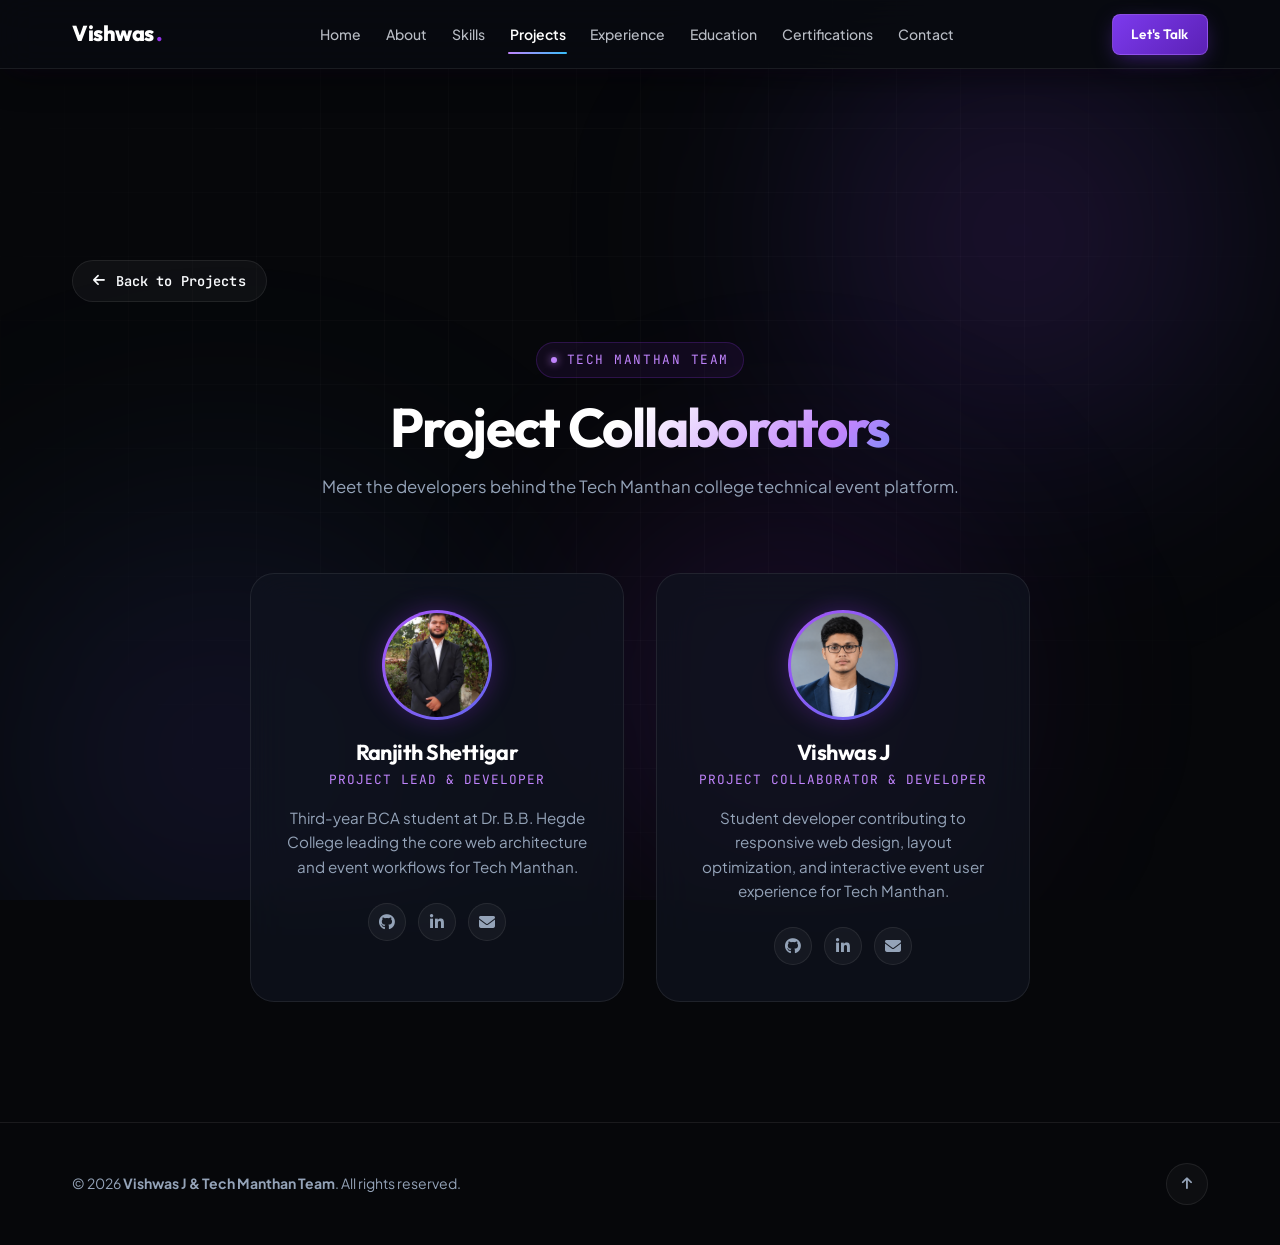
<file: tech-manthan-collaborators.html>
<!DOCTYPE html>
<html lang="en">
<head>
  <meta charset="UTF-8">
  <meta name="viewport" content="width=device-width, initial-scale=1.0">
  <meta name="description" content="Collaborators and team members of the Tech Manthan project - Vishwas J and Ranjith Shettigar.">
  <meta name="author" content="Vishwas J">

  <!-- Open Graph Meta Tags -->
  <meta property="og:title" content="Tech Manthan Project Collaborators | Vishwas J">
  <meta property="og:description" content="Meet the collaborators behind the Tech Manthan project: Vishwas J and Ranjith Shettigar.">
  <meta property="og:type" content="website">

  <title>Tech Manthan Project Collaborators | Vishwas J</title>

  <!-- Favicon -->
  <link rel="icon" type="image/svg+xml" href="favicon.svg">

  <!-- Fonts -->
  <link rel="preconnect" href="https://fonts.googleapis.com">
  <link rel="preconnect" href="https://fonts.gstatic.com" crossorigin>
  <link rel="stylesheet" href="https://fonts.googleapis.com/css2?family=JetBrains+Mono:wght@400;500;600&family=Outfit:wght@400;500;600;700;800;900&family=Plus+Jakarta+Sans:wght@400;500;600;700&display=swap">

  <!-- Font Awesome Icons -->
  <link rel="stylesheet" href="https://cdnjs.cloudflare.com/ajax/libs/font-awesome/6.5.1/css/all.min.css">

  <!-- Cinematic Stylesheets -->
  <link rel="stylesheet" href="css/style.css">
  <link rel="stylesheet" href="css/animations.css">
  <link rel="stylesheet" href="css/responsive.css">
</head>
<body>

  <!-- Ambient Cinematic Background Lighting -->
  <div class="ambient-glow-wrapper" aria-hidden="true">
    <div class="ambient-glow-1"></div>
    <div class="ambient-glow-2"></div>
    <div class="ambient-glow-3"></div>
    <div class="ambient-grid"></div>
  </div>

  <!-- Site Navigation -->
  <header class="site-header site-header-solid" id="header-wrapper">
    <a href="#main-content" class="skip-link visually-hidden">Skip to main content</a>
    <div class="header-inner">
      <a href="index.html#home" class="site-logo">
        Vishwas<span>.</span>
      </a>

      <nav class="site-nav" aria-label="Primary">
        <button
          class="menu-button"
          type="button"
          popovertarget="site-menu"
          popovertargetaction="toggle"
          aria-controls="site-menu"
        >
          <i class="fa-solid fa-bars" aria-hidden="true"></i>
          <span>Menu</span>
        </button>

        <ul id="site-menu" class="site-menu" popover="auto">
          <li><a href="index.html#home" class="nav-link">Home</a></li>
          <li><a href="index.html#about" class="nav-link">About</a></li>
          <li><a href="index.html#skills" class="nav-link">Skills</a></li>
          <li><a href="index.html#projects" class="nav-link active" aria-current="page">Projects</a></li>
          <li><a href="index.html#experience" class="nav-link">Experience</a></li>
          <li><a href="index.html#education" class="nav-link">Education</a></li>
          <li><a href="index.html#certifications" class="nav-link">Certifications</a></li>
          <li><a href="index.html#contact" class="nav-link">Contact</a></li>
        </ul>
      </nav>

      <div class="header-actions">
        <a href="index.html#contact" class="btn-nav-cta">Let's Talk</a>
      </div>
    </div>
  </header>

  <!-- Main Content -->
  <main id="main-content" tabindex="-1" style="padding-top: calc(var(--nav-height) + 4rem);">
    <section class="section" id="collaborators">
      <div class="container">
        
        <!-- Back to Projects Button -->
        <div class="reveal-on-scroll" style="margin-bottom: 2.5rem;">
          <a href="index.html#projects" class="btn btn-secondary btn-sm">
            <i class="fa-solid fa-arrow-left"></i> <span>Back to Projects</span>
          </a>
        </div>

        <!-- Section Header -->
        <div class="section-header reveal-on-scroll">
          <div class="eyebrow">
            <span class="eyebrow-dot"></span> Tech Manthan Team
          </div>
          <h1 class="section-title">
            Project <span class="gradient-text">Collaborators</span>
          </h1>
          <p class="section-desc">
            Meet the developers behind the Tech Manthan college technical event platform.
          </p>
        </div>

        <!-- Collaborators Grid (Strictly 2 Collaborators) -->
        <div class="collaborators-grid" style="max-width: 780px; margin: 0 auto;">

          <!-- Collaborator 1: Ranjith Shettigar -->
          <article class="collaborator-card glass-card reveal-on-scroll">
            <div class="collaborator-avatar-wrapper">
              <img src="images/ranjith.png" alt="Ranjith Shettigar Avatar" class="collaborator-avatar">
            </div>
            <h2 class="collaborator-name">Ranjith Shettigar</h2>
            <span class="collaborator-role">Project Lead & Developer</span>
            <p class="collaborator-bio">
              Third-year BCA student at Dr. B.B. Hegde College leading the core web architecture and event workflows for Tech Manthan.
            </p>
            <div class="collaborator-socials">
              <a href="https://github.com/Ranjith-Shettigar" target="_blank" rel="noopener noreferrer" class="collaborator-social-icon" aria-label="GitHub Profile">
                <i class="fa-brands fa-github"></i>
              </a>
              <a href="https://www.linkedin.com/in/b-ranjith-d-shettigar-05450b378/" target="_blank" rel="noopener noreferrer" class="collaborator-social-icon" aria-label="LinkedIn Profile">
                <i class="fa-brands fa-linkedin-in"></i>
              </a>
              <a href="mailto:ranjithshettygar2006@gmail.com" class="collaborator-social-icon" aria-label="Email">
                <i class="fa-solid fa-envelope"></i>
              </a>
            </div>
          </article>

          <!-- Collaborator 2: Vishwas J -->
          <article class="collaborator-card glass-card reveal-on-scroll delay-100">
            <div class="collaborator-avatar-wrapper">
              <img src="images/vishwas_profile.png?v=3" alt="Vishwas J Avatar" class="collaborator-avatar">
            </div>
            <h2 class="collaborator-name">Vishwas J</h2>
            <span class="collaborator-role">Project Collaborator & Developer</span>
            <p class="collaborator-bio">
              Student developer contributing to responsive web design, layout optimization, and interactive event user experience for Tech Manthan.
            </p>
            <div class="collaborator-socials">
              <a href="https://github.com/VishwasPoojary" target="_blank" rel="noopener noreferrer" class="collaborator-social-icon" aria-label="GitHub Profile">
                <i class="fa-brands fa-github"></i>
              </a>
              <a href="https://www.linkedin.com/in/vishwas-poojary-819846378/" target="_blank" rel="noopener noreferrer" class="collaborator-social-icon" aria-label="LinkedIn Profile">
                <i class="fa-brands fa-linkedin-in"></i>
              </a>
              <a href="mailto:vishwaspoojary140@gmail.com" class="collaborator-social-icon" aria-label="Email">
                <i class="fa-solid fa-envelope"></i>
              </a>
            </div>
          </article>

        </div>
      </div>
    </section>
  </main>

  <!-- Footer -->
  <footer class="footer">
    <div class="container footer-inner">
      <div class="footer-copy">
        &copy; 2026 <strong>Vishwas J & Tech Manthan Team</strong>. All rights reserved.
      </div>
      <button class="back-to-top" id="back-to-top" aria-label="Back to Top">
        <i class="fa-solid fa-arrow-up"></i>
      </button>
    </div>
  </footer>

  <!-- Script File -->
  <script defer src="js/script.js"></script>
</body>
</html>
</file>
<file: css/style.css>
/* ==========================================================================
   STYLE.CSS - Vishwas J Cinematic Developer Portfolio
   Art-Directed, Editorial & Minimal Dark Aesthetic
   ========================================================================== */

:root {
  /* Cinematic Dark Theme Palette */
  --bg-primary: #06070a;
  --bg-hero: #06070a;
  --bg-secondary: #0a0c13;
  --bg-surface: #10131d;
  --bg-card: rgba(16, 20, 31, 0.72);
  --bg-card-hover: rgba(22, 28, 44, 0.88);
  --bg-glass: rgba(255, 255, 255, 0.025);
  
  /* Borders */
  --border-subtle: rgba(255, 255, 255, 0.08);
  --border-glass: rgba(255, 255, 255, 0.12);
  --border-glow: rgba(147, 51, 234, 0.38);
  --border-glow-cyan: rgba(56, 189, 248, 0.35);

  /* Editorial Hero Accents (Portfolio Purple-Cyan Theme, WCAG AA Checked) */
  --hero-accent: #c084fc;          /* 7.62:1 on #06070a */
  --hero-accent-cyan: #38bdf8;     /* 9.40:1 on #06070a */
  --hero-cta-bg: linear-gradient(135deg, #7c3aed 0%, #5b21b6 100%);        /* >= 5.70:1 with #ffffff */
  --hero-cta-bg-hover: linear-gradient(135deg, #9333ea 0%, #6d28d9 100%);  /* >= 5.38:1 with #ffffff */

  /* Accents & Gradients */
  --accent-purple: #9333ea;
  --accent-violet: #7c3aed;
  --accent-indigo: #6366f1;
  --accent-cyan: #38bdf8;
  --accent-emerald: #10b981;
  
  --gradient-brand: linear-gradient(135deg, #a855f7 0%, #6366f1 100%);
  --gradient-text: linear-gradient(135deg, #ffffff 20%, #c084fc 80%, #818cf8 100%);
  --gradient-card: linear-gradient(145deg, rgba(255, 255, 255, 0.04) 0%, rgba(147, 51, 234, 0.03) 100%);
  --gradient-glow: radial-gradient(circle, rgba(147, 51, 234, 0.18) 0%, rgba(99, 102, 241, 0.05) 50%, transparent 70%);

  /* Typography Colors */
  --text-primary: #f8fafc;
  --text-secondary: #94a3b8;
  --text-dim: #64748b;
  --text-bright: #ffffff;

  /* Fonts */
  --font-display: 'Outfit', -apple-system, BlinkMacSystemFont, sans-serif;
  --font-body: 'Plus Jakarta Sans', -apple-system, BlinkMacSystemFont, sans-serif;
  --font-mono: 'JetBrains Mono', monospace;

  /* Layout Tokens */
  --radius-xs: 6px;
  --radius-sm: 10px;
  --radius-md: 16px;
  --radius-lg: 24px;
  --radius-full: 9999px;
  --max-width: 1200px;
  --nav-height: 76px;

  /* Transitions */
  --transition-fast: 0.2s cubic-bezier(0.16, 1, 0.3, 1);
  --transition-normal: 0.35s cubic-bezier(0.16, 1, 0.3, 1);
  --transition-smooth: 0.5s cubic-bezier(0.16, 1, 0.3, 1);
}

/* Base Resets */
*, *::before, *::after {
  box-sizing: border-box;
  margin: 0;
  padding: 0;
}

html {
  scroll-behavior: smooth;
  font-size: 16px;
  background-color: var(--bg-primary);
  color-scheme: dark;
  overflow-x: hidden;
}

body {
  font-family: var(--font-body);
  background-color: var(--bg-primary);
  color: var(--text-primary);
  line-height: 1.65;
  overflow-x: hidden;
  position: relative;
  -webkit-font-smoothing: antialiased;
  -moz-osx-font-smoothing: grayscale;
}

h1, h2, h3, h4, h5, h6 {
  font-family: var(--font-display);
  color: var(--text-bright);
  line-height: 1.15;
  letter-spacing: -0.025em;
  font-weight: 700;
  text-wrap: balance;
}

p, li {
  text-wrap: pretty;
}

/* Visually Hidden & Skip Link Utility */
.visually-hidden:where(:not(:focus-within, :active)) {
  position: absolute !important;
  clip-path: inset(50%) !important;
  overflow: hidden !important;
  width: 1px !important;
  height: 1px !important;
  margin: -1px !important;
  padding: 0 !important;
  border: 0 !important;
  white-space: nowrap !important;
}

.skip-link:focus-visible {
  position: fixed;
  inset-block-start: 1rem;
  inset-inline-start: 1rem;
  z-index: 2000;
  padding: 0.75rem 1.25rem;
  border-radius: var(--radius-xs);
  background-color: var(--hero-cta-bg);
  color: #ffffff;
  font-weight: 700;
  font-size: 0.875rem;
  box-shadow: 0 10px 30px rgba(0, 0, 0, 0.6);
}

a {
  color: inherit;
  text-decoration: none;
  transition: all var(--transition-fast);
}

img {
  max-width: 100%;
  height: auto;
  display: block;
}

ul {
  list-style: none;
}

button, input, textarea {
  font-family: inherit;
  border: none;
  outline: none;
  background: none;
}

::selection {
  background-color: rgba(147, 51, 234, 0.4);
  color: #ffffff;
}

/* Refined Minimal Scrollbar */
::-webkit-scrollbar {
  width: 7px;
}
::-webkit-scrollbar-track {
  background: var(--bg-primary);
}
::-webkit-scrollbar-thumb {
  background: #1e2230;
  border-radius: var(--radius-full);
}
::-webkit-scrollbar-thumb:hover {
  background: var(--accent-purple);
}

/* Accessibility Focus States */
:focus-visible {
  outline: 2px solid var(--accent-cyan);
  outline-offset: 3px;
}

/* ==========================================================================
   AMBIENT BACKGROUND SYSTEM
   ========================================================================== */
.ambient-glow-wrapper {
  position: fixed;
  inset: 0;
  width: 100%;
  height: 100%;
  overflow: hidden;
  pointer-events: none;
  z-index: 0;
}

.ambient-glow-1 {
  position: absolute;
  top: -10%;
  right: -5%;
  width: 650px;
  height: 650px;
  background: radial-gradient(circle, rgba(147, 51, 234, 0.22) 0%, rgba(99, 102, 241, 0.08) 45%, transparent 70%);
  filter: blur(100px);
  animation: ambientPulse 12s ease-in-out infinite alternate;
}

.ambient-glow-2 {
  position: absolute;
  top: 45%;
  left: -10%;
  width: 700px;
  height: 700px;
  background: radial-gradient(circle, rgba(124, 58, 237, 0.16) 0%, rgba(56, 189, 248, 0.05) 50%, transparent 70%);
  filter: blur(120px);
  animation: ambientPulse 15s ease-in-out infinite alternate-reverse;
}

.ambient-glow-3 {
  position: absolute;
  bottom: -10%;
  right: 15%;
  width: 600px;
  height: 600px;
  background: radial-gradient(circle, rgba(147, 51, 234, 0.18) 0%, transparent 70%);
  filter: blur(90px);
}

.ambient-grid {
  position: absolute;
  inset: 0;
  background-image: 
    linear-gradient(to right, rgba(255, 255, 255, 0.02) 1px, transparent 1px),
    linear-gradient(to bottom, rgba(255, 255, 255, 0.02) 1px, transparent 1px);
  background-size: 64px 64px;
  mask-image: radial-gradient(circle at 50% 35%, black 40%, transparent 85%);
  -webkit-mask-image: radial-gradient(circle at 50% 35%, black 40%, transparent 85%);
  pointer-events: none;
}

/* Utilities */
.container {
  width: 100%;
  max-width: var(--max-width);
  margin: 0 auto;
  padding: 0 2rem;
  position: relative;
  z-index: 1;
}

.section {
  padding: 7.5rem 0;
  position: relative;
}

.gradient-text {
  background: var(--gradient-text);
  -webkit-background-clip: text;
  -webkit-text-fill-color: transparent;
  display: inline-block;
}

/* Editorial Monospace Tech Eyebrow */
.eyebrow {
  display: inline-flex;
  align-items: center;
  gap: 0.6rem;
  font-family: var(--font-mono);
  font-size: 0.8rem;
  text-transform: uppercase;
  letter-spacing: 0.12em;
  color: #c084fc;
  padding: 0.4rem 0.9rem;
  background: rgba(147, 51, 234, 0.08);
  border: 1px solid rgba(147, 51, 234, 0.22);
  border-radius: var(--radius-full);
  margin-bottom: 1.25rem;
}

.eyebrow-dot {
  width: 6px;
  height: 6px;
  border-radius: 50%;
  background-color: #c084fc;
  box-shadow: 0 0 8px #c084fc;
}

.section-header {
  text-align: center;
  max-width: 750px;
  margin: 0 auto 4.5rem;
}

.section-title {
  font-size: clamp(2.2rem, 4.5vw, 3.4rem);
  letter-spacing: -0.03em;
  line-height: 1.1;
  margin-bottom: 1rem;
}

.section-desc {
  color: var(--text-secondary);
  font-size: 1.05rem;
  line-height: 1.6;
}

/* Glass Card Baseline */
.glass-card {
  background: var(--bg-card);
  backdrop-filter: blur(20px);
  -webkit-backdrop-filter: blur(20px);
  border: 1px solid var(--border-subtle);
  border-radius: var(--radius-lg);
  position: relative;
  transition: transform var(--transition-normal), border-color var(--transition-normal), box-shadow var(--transition-normal);
}

.glass-card:hover {
  border-color: var(--border-glow);
  box-shadow: 0 16px 40px -15px rgba(147, 51, 234, 0.22);
}

/* Buttons */
.btn {
  display: inline-flex;
  align-items: center;
  justify-content: center;
  gap: 0.65rem;
  padding: 0.85rem 1.8rem;
  border-radius: var(--radius-full);
  font-family: var(--font-display);
  font-weight: 600;
  font-size: 0.95rem;
  cursor: pointer;
  transition: all var(--transition-normal);
  letter-spacing: 0.01em;
}

.btn-primary {
  background: var(--gradient-brand);
  color: #ffffff;
  box-shadow: 0 8px 25px -6px rgba(147, 51, 234, 0.5);
  border: 1px solid rgba(255, 255, 255, 0.2);
}

.btn-primary:hover {
  transform: translateY(-2px);
  box-shadow: 0 12px 30px -4px rgba(147, 51, 234, 0.7);
  color: #ffffff;
}

.btn-secondary {
  background: rgba(255, 255, 255, 0.04);
  color: var(--text-primary);
  border: 1px solid var(--border-subtle);
  backdrop-filter: blur(12px);
  -webkit-backdrop-filter: blur(12px);
}

.btn-secondary:hover {
  background: rgba(255, 255, 255, 0.09);
  border-color: rgba(255, 255, 255, 0.25);
  transform: translateY(-2px);
  color: #ffffff;
}

.btn-sm {
  padding: 0.55rem 1.25rem;
  font-size: 0.85rem;
  font-family: var(--font-mono);
}

/* ==========================================================================
   SITE HEADER & RESPONSIVE POPOVER NAVIGATION (Editorial Studio Bar)
   ========================================================================== */
.site-header {
  position: fixed;
  inset-block-start: 0;
  inset-inline: 0;
  z-index: 1000;
  padding-block: 1.1rem;
  background: linear-gradient(180deg, rgba(6, 7, 10, 0.76) 0%, rgba(6, 7, 10, 0) 100%);
  border-block-end: 1px solid transparent;
  transition: background-color var(--transition-normal), border-color var(--transition-normal), box-shadow var(--transition-normal), padding var(--transition-normal);
}

.site-header.header-scrolled,
.site-header.site-header-solid {
  padding-block: 0.85rem;
  background: rgba(8, 10, 16, 0.9);
  backdrop-filter: blur(18px);
  -webkit-backdrop-filter: blur(18px);
  border-block-end-color: rgba(255, 255, 255, 0.08);
  box-shadow: 0 12px 35px -10px rgba(0, 0, 0, 0.75), 0 0 28px -12px rgba(147, 51, 234, 0.28);
}

.site-header.is-measuring * {
  transition: none !important;
}

.header-inner {
  max-inline-size: min(var(--max-width), 100%);
  margin-inline: auto;
  padding-inline: 2rem;
  display: flex;
  align-items: safe center;
  justify-content: space-between;
  gap: 1.5rem;
}

.header-inner > * {
  flex-shrink: 0;
  white-space: nowrap;
}

.site-logo {
  font-family: var(--font-display);
  font-weight: 800;
  font-size: 1.35rem;
  letter-spacing: -0.02em;
  color: var(--text-bright);
  display: inline-flex;
  align-items: center;
  gap: 0.1rem;
  min-block-size: 40px;
}

.site-logo span {
  color: var(--accent-purple);
}

.site-nav {
  display: flex;
  align-items: center;
  order: 2;
}

.header-actions {
  display: flex;
  align-items: center;
  gap: 0.65rem;
  order: 1;
  margin-inline-start: auto;
}

.site-header.is-wide .site-nav {
  order: 1;
}

.site-header.is-wide .header-actions {
  order: 2;
  margin-inline-start: 0;
}

.nav-search-btn {
  display: inline-flex;
  align-items: center;
  justify-content: center;
  inline-size: 40px;
  block-size: 40px;
  border-radius: var(--radius-xs);
  color: #cbd5e1;
  background: transparent;
  cursor: pointer;
  transition: color var(--transition-fast), background-color var(--transition-fast);
}

.nav-search-btn:hover {
  color: #ffffff;
  background: rgba(255, 255, 255, 0.08);
}

.menu-button {
  anchor-name: --menu-button;
  display: inline-flex;
  align-items: center;
  justify-content: center;
  gap: 0.5rem;
  min-inline-size: 44px;
  min-block-size: 40px;
  padding: 0.45rem 0.9rem;
  border-radius: var(--radius-xs);
  border: 1px solid rgba(255, 255, 255, 0.16);
  background: rgba(16, 20, 31, 0.8);
  color: #f8fafc;
  font-family: var(--font-display);
  font-size: 0.85rem;
  font-weight: 600;
  cursor: pointer;
  transition: background-color var(--transition-fast), border-color var(--transition-fast);
}

.menu-button:hover {
  background: rgba(147, 51, 234, 0.18);
  border-color: rgba(168, 85, 247, 0.45);
}

@supports not selector(:popover-open) {
  [popover]:not(.\:popover-open) {
    display: none;
  }
}

.site-menu {
  position: fixed;
  inset: auto;
  inset-block-start: 4.5rem;
  inset-block-start: anchor(--menu-button bottom);
  inset-inline-end: 1rem;
  inline-size: min(82dvw, 19rem);
  max-inline-size: calc(100dvw - 2rem);
  block-size: fit-content;
  max-block-size: calc(100dvh - 6rem);
  margin-block-start: 0.5rem;
  padding: 0.75rem;
  overflow: auto;
  background: rgba(10, 12, 19, 0.98);
  backdrop-filter: blur(22px);
  -webkit-backdrop-filter: blur(22px);
  border: 1px solid rgba(168, 85, 247, 0.28);
  border-radius: var(--radius-md);
  box-shadow: 0 20px 50px rgba(0, 0, 0, 0.85), 0 0 30px -8px rgba(147, 51, 234, 0.28);
  color: var(--text-primary);
}

.site-menu:is(:popover-open, .\:popover-open) {
  display: grid;
  gap: 0.25rem;
}

.site-menu::backdrop {
  background: rgba(6, 7, 10, 0.6);
  backdrop-filter: blur(3px);
}

.nav-link {
  position: relative;
  display: inline-flex;
  align-items: center;
  inline-size: 100%;
  min-block-size: 42px;
  padding: 0.5rem 0.85rem;
  font-size: 0.92rem;
  font-weight: 500;
  color: #b8bcc4;
  border-radius: var(--radius-xs);
  transition: color var(--transition-fast), background-color var(--transition-fast);
}

.nav-link:hover {
  color: #ffffff;
  background: rgba(255, 255, 255, 0.06);
}

.nav-link:is([aria-current="page"], .active) {
  color: #ffffff;
  font-weight: 600;
  background: rgba(147, 51, 234, 0.16);
}

/* Wide Inline Navigation */
.site-header.is-wide .menu-button {
  display: none;
}

.site-header.is-wide .site-menu {
  position: static;
  display: flex;
  align-items: center;
  gap: 1.35rem;
  inline-size: auto;
  max-inline-size: none;
  block-size: auto;
  max-block-size: none;
  overflow: visible;
  margin: 0;
  padding: 0;
  border: 0;
  border-radius: 0;
  background: transparent;
  backdrop-filter: none;
  -webkit-backdrop-filter: none;
  box-shadow: none;
}

.site-header.is-wide .site-menu::backdrop {
  display: none;
}

.site-header.is-wide .nav-link {
  inline-size: auto;
  min-block-size: 36px;
  padding: 0.35rem 0.1rem;
  font-size: 0.875rem;
  background: transparent;
  border-radius: 0;
}

.site-header.is-wide .nav-link:hover {
  background: transparent;
  color: #ffffff;
}

.site-header.is-wide .nav-link::after {
  content: '';
  position: absolute;
  inset-inline: 0;
  inset-block-end: -2px;
  block-size: 2px;
  border-radius: 2px;
  background: linear-gradient(90deg, var(--hero-accent), var(--hero-accent-cyan));
  transform: scaleX(0);
  transform-origin: center;
  transition: transform var(--transition-fast);
}

.site-header.is-wide .nav-link:is([aria-current="page"], .active) {
  color: #ffffff;
  background: transparent;
}

.site-header.is-wide .nav-link:is([aria-current="page"], .active)::after {
  transform: scaleX(1);
}

.btn-nav-cta {
  display: inline-flex;
  align-items: center;
  justify-content: center;
  gap: 0.45rem;
  min-block-size: 38px;
  padding: 0.52rem 1.15rem;
  border-radius: 8px;
  background: var(--hero-cta-bg);
  color: #ffffff;
  font-family: var(--font-display);
  font-size: 0.85rem;
  font-weight: 600;
  letter-spacing: 0.01em;
  border: 1px solid rgba(192, 132, 252, 0.35);
  box-shadow: 0 6px 22px -6px rgba(124, 58, 237, 0.55);
  transition: background var(--transition-fast), transform var(--transition-fast), box-shadow var(--transition-fast);
}

.btn-nav-cta i {
  font-size: 0.78rem;
  transition: transform var(--transition-fast);
}

.btn-nav-cta:hover {
  background: var(--hero-cta-bg-hover);
  color: #ffffff;
  transform: translateY(-1px);
  box-shadow: 0 10px 28px -6px rgba(147, 51, 234, 0.72);
}

.btn-nav-cta:hover i {
  transform: translateX(2px);
}

@media (prefers-reduced-motion: no-preference) {
  .site-header:not(.is-wide) .site-menu {
    opacity: 0;
    translate: 0 -8px;
    transition:
      display 0.22s ease-out,
      overlay 0.22s ease-out,
      opacity 0.22s ease-out,
      translate 0.22s ease-out;
    transition-behavior: allow-discrete;
  }

  .site-header:not(.is-wide) .site-menu:is(:popover-open, .\:popover-open) {
    opacity: 1;
    translate: 0 0;
  }

  @starting-style {
    .site-header:not(.is-wide) .site-menu:is(:popover-open, .\:popover-open) {
      opacity: 0;
      translate: 0 -8px;
    }
  }
}

@media (forced-colors: active) {
  .site-header.is-wide .nav-link:is([aria-current="page"], .active)::after {
    background: Highlight;
  }
  .btn-nav-cta,
  .menu-button,
  .nav-search-btn {
    border: 1px solid ButtonText;
  }
}

@media (pointer: coarse) {
  .menu-button,
  .btn-nav-cta,
  .nav-link,
  .nav-search-btn {
    min-block-size: 44px;
  }
  .nav-search-btn {
    min-inline-size: 44px;
  }
}

/* Quick Jump Search Modal */
.portfolio-search-dialog {
  margin: auto;
  inline-size: min(92dvw, 34rem);
  max-block-size: 82dvh;
  padding: 1.5rem;
  border-radius: var(--radius-lg);
  border: 1px solid rgba(168, 85, 247, 0.35);
  background: rgba(12, 15, 24, 0.98);
  color: var(--text-primary);
  box-shadow: 0 25px 60px rgba(0, 0, 0, 0.85), 0 0 40px -10px rgba(147, 51, 234, 0.35);
}

.portfolio-search-dialog::backdrop {
  background: rgba(6, 7, 10, 0.75);
  backdrop-filter: blur(6px);
}

.search-dialog-header {
  display: flex;
  align-items: center;
  justify-content: space-between;
  gap: 1rem;
  margin-block-end: 1rem;
}

.search-dialog-title {
  font-size: 1.15rem;
  font-weight: 700;
  color: #ffffff;
}

.search-dialog-close {
  display: inline-flex;
  align-items: center;
  justify-content: center;
  inline-size: 40px;
  block-size: 40px;
  border-radius: var(--radius-xs);
  border: 1px solid rgba(255, 255, 255, 0.14);
  color: var(--text-secondary);
  cursor: pointer;
}

.search-dialog-close:hover {
  color: #ffffff;
  border-color: rgba(168, 85, 247, 0.5);
  background: rgba(147, 51, 234, 0.16);
}

.search-dialog-form {
  display: flex;
  flex-direction: column;
  gap: 0.45rem;
  margin-block-end: 1rem;
}

.search-dialog-label {
  font-size: 0.82rem;
  color: var(--text-secondary);
}

.search-dialog-input {
  inline-size: 100%;
  min-block-size: 46px;
  padding: 0.65rem 1rem;
  border-radius: var(--radius-sm);
  border: 1px solid rgba(255, 255, 255, 0.16);
  background: rgba(6, 7, 10, 0.85);
  color: #ffffff;
  font-size: max(1rem, 1em);
}

.search-dialog-input:focus-visible {
  outline: 2px solid var(--accent-cyan);
  outline-offset: 2px;
}

.search-dialog-results {
  display: grid;
  gap: 0.4rem;
  max-block-size: 46dvh;
  overflow-y: auto;
}

.search-result-link {
  display: flex;
  align-items: center;
  justify-content: space-between;
  gap: 0.75rem;
  padding: 0.7rem 0.9rem;
  border-radius: var(--radius-xs);
  background: rgba(255, 255, 255, 0.03);
  border: 1px solid rgba(255, 255, 255, 0.07);
  color: #f8fafc;
  font-size: 0.92rem;
}

.search-result-link:hover {
  background: rgba(147, 51, 234, 0.16);
  border-color: rgba(168, 85, 247, 0.45);
}

.search-result-tag {
  font-family: var(--font-mono);
  font-size: 0.72rem;
  color: #c084fc;
  text-transform: uppercase;
}

.search-dialog-empty {
  color: var(--text-secondary);
  font-size: 0.9rem;
  padding: 0.75rem 0;
}

/* ==========================================================================
   1. HERO SECTION (Transparent Cutout over Ambient Grid & Particle Canvas)
   ========================================================================== */
.hero-editorial {
  position: relative;
  z-index: 2;
  min-block-size: 100dvh;
  display: flex;
  align-items: center;
  background-color: transparent;
  overflow: clip;
  padding-block: calc(var(--nav-height) + 1.25rem) 2.25rem;
}

.hero-editorial-inner {
  position: relative;
  z-index: 2;
  inline-size: 100%;
  display: grid;
  grid-template-columns: minmax(0, 0.84fr) minmax(0, 1.16fr);
  align-items: center;
  gap: clamp(1rem, 2.2dvw, 2.25rem);
}

.hero-content {
  display: flex;
  flex-direction: column;
  align-items: flex-start;
  text-align: left;
  max-inline-size: 38rem;
  align-self: center;
}

.hero-media {
  position: relative;
  align-self: center;
  justify-self: end;
  inline-size: 100%;
  max-inline-size: min(670px, 52dvw);
  pointer-events: none;
}

.hero-media::before {
  content: '';
  position: absolute;
  inset: 8% -4% 8% 4%;
  z-index: -1;
  background: radial-gradient(circle at 55% 42%, rgba(147, 51, 234, 0.22) 0%, rgba(99, 102, 241, 0.08) 46%, transparent 72%);
  filter: blur(42px);
  pointer-events: none;
}

.hero-media picture {
  display: block;
  inline-size: 100%;
}

.hero-bg-img {
  display: block;
  inline-size: 100%;
  block-size: auto;
  max-block-size: min(670px, calc(100dvh - var(--nav-height) - 3rem));
  aspect-ratio: 713 / 710;
  object-fit: contain;
  object-position: center;
}

.hero-eyebrow {
  display: inline-flex;
  align-items: center;
  gap: 0.85rem;
  font-family: var(--font-mono);
  font-size: 0.78rem;
  font-weight: 600;
  letter-spacing: 0.16em;
  text-transform: uppercase;
  color: var(--hero-accent);
  margin-block-end: 0.9rem;
}

.hero-eyebrow-line {
  display: inline-block;
  inline-size: 28px;
  block-size: 2px;
  border-radius: 2px;
  background: linear-gradient(90deg, var(--hero-accent), var(--hero-accent-cyan));
  flex-shrink: 0;
}

.hero-name {
  font-family: var(--font-display);
  font-size: clamp(3.15rem, 5.6vw, 5.1rem);
  font-weight: 800;
  line-height: 1.02;
  letter-spacing: -0.03em;
  color: #ffffff;
  margin-block-end: 0.85rem;
}

.hero-role-headline {
  font-family: var(--font-display);
  font-size: clamp(1.35rem, 2.25vw, 1.85rem);
  font-weight: 700;
  line-height: 1.25;
  letter-spacing: -0.015em;
  margin-block-end: 1.05rem;
  color: #c084fc;
  background: linear-gradient(135deg, #c084fc 0%, #a78bfa 50%, #38bdf8 100%);
  -webkit-background-clip: text;
  -webkit-text-fill-color: transparent;
  background-clip: text;
}

.hero-intro-copy {
  font-family: var(--font-body);
  font-size: 1rem;
  line-height: 1.65;
  color: var(--text-secondary);
  max-inline-size: 42ch;
  margin-block-end: 1.9rem;
}

.hero-social-list {
  display: flex;
  align-items: center;
  flex-wrap: wrap;
  gap: 0.85rem;
  list-style: none;
}

.hero-social-btn {
  display: inline-flex;
  align-items: center;
  justify-content: center;
  inline-size: 44px;
  block-size: 44px;
  border-radius: 50%;
  background: rgba(16, 20, 31, 0.72);
  border: 1px solid rgba(255, 255, 255, 0.14);
  color: #f8fafc;
  font-size: 1rem;
  backdrop-filter: blur(12px);
  -webkit-backdrop-filter: blur(12px);
  transition: background-color var(--transition-fast), border-color var(--transition-fast), color var(--transition-fast), transform var(--transition-fast), box-shadow var(--transition-fast);
}

.hero-social-btn:hover {
  background: rgba(147, 51, 234, 0.24);
  border-color: rgba(192, 132, 252, 0.65);
  color: #ffffff;
  transform: translateY(-2px);
  box-shadow: 0 10px 24px -6px rgba(147, 51, 234, 0.55);
}
}

.hero-social-btn:hover {
  background-color: var(--hero-cta-bg);
  border-color: var(--hero-accent);
  color: #ffffff;
  transform: translateY(-2px);
  box-shadow: 0 10px 24px -6px rgba(200, 69, 13, 0.65);
}

/* ==========================================================================
   ABOUT SECTION (Unified Modern Glass Card)
   ========================================================================== */
.about-section {
  padding: 4.5rem 0;
}

.about-card-unified {
  max-width: 960px;
  margin: 0 auto;
  padding: 2.75rem 3rem;
  background: rgba(14, 17, 26, 0.75);
  border: 1px solid rgba(255, 255, 255, 0.09);
  border-radius: var(--radius-lg);
  box-shadow: 0 20px 45px -15px rgba(0, 0, 0, 0.6), 0 0 35px -10px rgba(147, 51, 234, 0.12);
}

.about-inner-content {
  display: flex;
  flex-direction: column;
  align-items: flex-start;
  text-align: left;
  width: 100%;
}

.about-inner-content .eyebrow {
  margin-bottom: 0.85rem;
}

.about-ref-title {
  font-size: clamp(2rem, 3.2vw, 2.75rem);
  font-weight: 800;
  letter-spacing: -0.03em;
  line-height: 1.15;
  color: var(--text-bright);
  margin-bottom: 1.25rem;
}

.about-ref-desc {
  font-size: 1.02rem;
  line-height: 1.7;
  color: var(--text-secondary);
  margin-bottom: 0.95rem;
  max-width: 820px;
}

.about-ref-desc:last-of-type {
  margin-bottom: 2rem;
}

.about-ref-stats {
  display: grid;
  grid-template-columns: repeat(3, 1fr);
  gap: 1.25rem;
  width: 100%;
}

.about-stat-box {
  padding: 1.2rem 1.4rem;
  border-radius: var(--radius-md);
  background: rgba(255, 255, 255, 0.03);
  border: 1px solid rgba(255, 255, 255, 0.08);
  transition: all var(--transition-normal);
  display: flex;
  flex-direction: column;
  justify-content: center;
}

.about-stat-box:hover {
  background: rgba(255, 255, 255, 0.06);
  border-color: rgba(147, 51, 234, 0.45);
  transform: translateY(-2px);
  box-shadow: 0 10px 25px -5px rgba(0, 0, 0, 0.5);
}

.stat-main-text {
  font-size: 1.05rem;
  font-weight: 700;
  color: var(--text-bright);
  margin-bottom: 0.35rem;
  letter-spacing: -0.01em;
}

.stat-sub-text {
  font-family: var(--font-mono);
  font-size: 0.74rem;
  color: #c084fc;
  letter-spacing: 0.08em;
  text-transform: uppercase;
  font-weight: 600;
}

/* ==========================================================================
   TECHNICAL STACK & CORE PROGRAMMING (Row-Wise Scrollable + Core Languages)
   ========================================================================== */
.tech-group-title {
  font-family: var(--font-mono);
  font-size: 0.85rem;
  text-transform: uppercase;
  letter-spacing: 0.12em;
  color: var(--text-dim);
  display: flex;
  align-items: center;
  gap: 0.6rem;
}

/* ==========================================================================
   HORIZONTAL ROW-WISE SCROLLABLE CONTAINERS (Technologies & Projects)
   ========================================================================== */
.scroll-row-container {
  position: relative;
  width: 100%;
  margin-bottom: 2.75rem;
  mask-image: linear-gradient(to right, transparent 0%, black 5%, black 95%, transparent 100%);
  -webkit-mask-image: linear-gradient(to right, transparent 0%, black 5%, black 95%, transparent 100%);
}

.scroll-row-wrapper {
  width: 100%;
  overflow-x: auto;
  overflow-y: hidden;
  padding: 0.75rem 0.5rem 1.25rem 0.5rem;
  scroll-behavior: auto; /* Handled smoothly via animation & drag */
  -webkit-overflow-scrolling: touch;
  scrollbar-width: none; /* Hide scrollbar for Firefox */
  -ms-overflow-style: none; /* Hide scrollbar for IE 10+ */
  cursor: grab;
  user-select: none;
}

/* Hide scrollbar for Chrome, Safari and Opera */
.scroll-row-wrapper::-webkit-scrollbar {
  display: none;
  width: 0;
  height: 0;
}

.scroll-row-wrapper.grabbing {
  cursor: grabbing;
}

.scroll-row-track {
  display: flex;
  width: max-content;
  align-items: stretch;
  position: relative;
}

.tech-scroll-track {
  align-items: center;
  gap: 1rem;
}

.tech-chip {
  display: inline-flex;
  align-items: center;
  gap: 0.65rem;
  padding: 0.8rem 1.4rem;
  background: rgba(18, 22, 34, 0.7);
  border: 1px solid rgba(255, 255, 255, 0.08);
  border-radius: var(--radius-full);
  font-size: 0.95rem;
  font-weight: 500;
  color: var(--text-primary);
  backdrop-filter: blur(12px);
  -webkit-backdrop-filter: blur(12px);
  transition: all var(--transition-normal);
  cursor: default;
  white-space: nowrap;
}

.tech-chip i {
  font-size: 1.1rem;
  transition: color var(--transition-fast);
}

.tech-chip:hover {
  background: rgba(28, 33, 52, 0.95);
  border-color: rgba(147, 51, 234, 0.5);
  box-shadow: 0 0 25px -4px rgba(147, 51, 234, 0.35);
  transform: translateY(-2px);
  color: #ffffff;
}

.projects-scroll-track {
  gap: 1.25rem;
}

#skills .scroll-row-container {
  margin-bottom: 0.75rem;
}

/* ==========================================================================
   FEATURED PROJECTS SECTION (Row-Wise Scrollable - Compact)
   ========================================================================== */
.project-carousel-card {
  display: flex;
  flex-direction: column;
  width: 320px;
  min-width: 320px;
  max-width: 330px;
  padding: 1.6rem 1.4rem;
  border-radius: var(--radius-md);
  background: var(--bg-card);
  border: 1px solid var(--border-subtle);
  backdrop-filter: blur(20px);
  -webkit-backdrop-filter: blur(20px);
  transition: all var(--transition-normal);
  position: relative;
  flex-shrink: 0;
}

.project-carousel-card:hover {
  border-color: var(--border-glow);
  box-shadow: 0 16px 35px -8px rgba(147, 51, 234, 0.25);
  transform: translateY(-4px);
}

.project-card-inner {
  display: flex;
  flex-direction: column;
  height: 100%;
  justify-content: space-between;
}

.project-card-meta {
  display: flex;
  align-items: center;
  justify-content: space-between;
  margin-bottom: 0.85rem;
}

.project-number {
  font-family: var(--font-mono);
  font-size: 1rem;
  font-weight: 700;
  color: #c084fc;
}

.project-category-pill {
  font-family: var(--font-mono);
  font-size: 0.7rem;
  text-transform: uppercase;
  letter-spacing: 0.08em;
  padding: 0.25rem 0.65rem;
  border-radius: var(--radius-full);
  background: rgba(255, 255, 255, 0.04);
  border: 1px solid var(--border-subtle);
  color: var(--text-secondary);
}

.project-title {
  font-size: 1.35rem;
  letter-spacing: -0.02em;
  color: var(--text-bright);
  margin-bottom: 0.55rem;
}

.project-desc {
  color: var(--text-secondary);
  font-size: 0.88rem;
  line-height: 1.55;
  margin-bottom: 1rem;
  flex-grow: 1;
}

.project-tech-pills {
  display: flex;
  flex-wrap: wrap;
  gap: 0.4rem;
  margin-bottom: 1.25rem;
}

.tech-tag {
  font-family: var(--font-mono);
  font-size: 0.75rem;
  padding: 0.25rem 0.65rem;
  border-radius: var(--radius-sm);
  background: rgba(255, 255, 255, 0.03);
  border: 1px solid var(--border-subtle);
  color: #cbd5e1;
}

.project-actions {
  display: flex;
  align-items: center;
  gap: 0.5rem;
  flex-wrap: wrap;
}

.project-actions .btn-sm {
  padding: 0.45rem 0.85rem;
  font-size: 0.82rem;
}

/* ==========================================================================
   WORK EXPERIENCE SECTION
   ========================================================================== */
.experience-card {
  padding: 2.5rem;
  display: grid;
  grid-template-columns: 260px 1fr;
  gap: 2.5rem;
  border-radius: var(--radius-lg);
}

.exp-sidebar {
  border-right: 1px solid var(--border-subtle);
  padding-right: 2rem;
}

.exp-period {
  font-family: var(--font-mono);
  font-size: 0.85rem;
  color: #c084fc;
  margin-bottom: 0.5rem;
}

.exp-type {
  display: inline-block;
  font-family: var(--font-mono);
  font-size: 0.75rem;
  padding: 0.25rem 0.65rem;
  border-radius: var(--radius-full);
  background: rgba(34, 197, 94, 0.1);
  color: #86efac;
  border: 1px solid rgba(34, 197, 94, 0.25);
  margin-top: 0.35rem;
}

.exp-main h3 {
  font-size: 1.6rem;
  color: var(--text-bright);
  margin-bottom: 0.35rem;
}

.exp-company {
  font-size: 1.05rem;
  color: var(--text-secondary);
  margin-bottom: 1.25rem;
}

.exp-desc {
  color: var(--text-secondary);
  line-height: 1.7;
  margin-bottom: 1.5rem;
}

/* ==========================================================================
   CERTIFICATIONS SECTION
   ========================================================================== */
.certs-grid {
  display: grid;
  grid-template-columns: repeat(2, 1fr);
  gap: 1.75rem;
}

.cert-card {
  padding: 2rem;
  border-radius: var(--radius-lg);
  display: flex;
  flex-direction: column;
  justify-content: space-between;
}

.cert-header {
  display: flex;
  align-items: flex-start;
  gap: 1.25rem;
  margin-bottom: 1.5rem;
}

.cert-icon-box {
  width: 52px;
  height: 52px;
  border-radius: var(--radius-md);
  background: rgba(147, 51, 234, 0.12);
  border: 1px solid rgba(147, 51, 234, 0.3);
  display: flex;
  align-items: center;
  justify-content: center;
  font-size: 1.4rem;
  color: #c084fc;
  flex-shrink: 0;
}

.cert-title {
  font-size: 1.25rem;
  line-height: 1.3;
  margin-bottom: 0.35rem;
}

.cert-issuer {
  font-family: var(--font-mono);
  font-size: 0.85rem;
  color: var(--text-secondary);
}

.cert-action {
  display: flex;
  align-items: center;
  justify-content: space-between;
  border-top: 1px solid var(--border-subtle);
  padding-top: 1.25rem;
  margin-top: 1rem;
}

.cert-status {
  font-family: var(--font-mono);
  font-size: 0.75rem;
  color: #86efac;
  display: flex;
  align-items: center;
  gap: 0.4rem;
}

/* ==========================================================================
   EDUCATION SECTION (Glowing Academic Journey Roadmap)
   ========================================================================== */
.edu-roadmap {
  max-width: 1020px;
  margin: 0 auto;
  position: relative;
}

.edu-route-svg {
  position: absolute;
  top: 0;
  left: 50%;
  width: 120px;
  height: 100%;
  transform: translateX(-50%);
  pointer-events: none;
  z-index: 1;
  overflow: visible;
}

.edu-route-aura {
  filter: blur(4px);
}

.edu-roadmap-list {
  list-style: none;
  margin: 0;
  padding: 0;
  display: grid;
  grid-template-columns: minmax(0, 1fr);
  grid-auto-rows: 1fr;
  position: relative;
  z-index: 2;
}

.edu-milestone {
  display: grid;
  grid-template-columns: minmax(0, 1fr) 120px minmax(0, 1fr);
  align-items: stretch;
  padding-block: 1.35rem;
}

.edu-card-slot {
  align-self: center;
  min-width: 0;
}

.edu-milestone--left .edu-card-slot {
  grid-column: 1;
  grid-row: 1;
}

.edu-milestone--left .edu-track-col,
.edu-milestone--right .edu-track-col {
  grid-column: 2;
  grid-row: 1;
}

.edu-milestone--right .edu-card-slot {
  grid-column: 3;
  grid-row: 1;
}

.edu-track-col {
  position: relative;
  align-self: stretch;
  min-height: 100%;
}

.edu-connector {
  position: absolute;
  top: 50%;
  height: 2px;
  width: 30%;
  transform: translateY(-50%);
  pointer-events: none;
  transition: opacity var(--transition-normal), box-shadow var(--transition-normal);
}

.edu-milestone--left .edu-connector {
  left: 0;
  background: linear-gradient(to right, rgba(168, 85, 247, 0.28), rgba(192, 132, 252, 0.85));
}

.edu-milestone--right .edu-connector {
  right: 0;
  background: linear-gradient(to left, rgba(168, 85, 247, 0.28), rgba(192, 132, 252, 0.85));
}

.edu-milestone--current .edu-connector {
  background: linear-gradient(to right, rgba(56, 189, 248, 0.3), rgba(56, 189, 248, 0.92));
}

.edu-node {
  position: absolute;
  top: 50%;
  width: 20px;
  height: 20px;
  border-radius: 50%;
  background: #06070a;
  border: 2px solid rgba(192, 132, 252, 0.82);
  box-shadow:
    0 0 0 4px rgba(147, 51, 234, 0.14),
    0 0 18px rgba(168, 85, 247, 0.6);
  transform: translate(-50%, -50%);
  z-index: 3;
  transition: transform var(--transition-normal), box-shadow var(--transition-normal), border-color var(--transition-normal);
}

.edu-milestone--left .edu-node {
  left: 30%;
}

.edu-milestone--right .edu-node {
  left: 70%;
}

.edu-node::after {
  content: '';
  position: absolute;
  inset: 5px;
  border-radius: 50%;
  background: #c084fc;
  box-shadow: 0 0 10px rgba(192, 132, 252, 0.9);
}

.edu-milestone--current .edu-node {
  border-color: #38bdf8;
  box-shadow:
    0 0 0 5px rgba(56, 189, 248, 0.16),
    0 0 22px rgba(56, 189, 248, 0.65),
    0 0 34px rgba(168, 85, 247, 0.35);
}

.edu-milestone--current .edu-node::after {
  background: #7dd3fc;
  box-shadow: 0 0 12px rgba(56, 189, 248, 0.95);
}

.edu-milestone--current .edu-node::before {
  content: '';
  position: absolute;
  inset: -6px;
  border-radius: 50%;
  border: 1.5px solid rgba(56, 189, 248, 0.5);
  opacity: 0;
  pointer-events: none;
}

@media (hover: hover) {
  .edu-milestone:hover .edu-node {
    transform: translate(-50%, -50%) scale(1.16);
    border-color: #e9d5ff;
    box-shadow:
      0 0 0 6px rgba(168, 85, 247, 0.22),
      0 0 24px rgba(192, 132, 252, 0.78);
  }

  .edu-milestone--current:hover .edu-node {
    border-color: #bae6fd;
    box-shadow:
      0 0 0 6px rgba(56, 189, 248, 0.24),
      0 0 26px rgba(56, 189, 248, 0.85);
  }

  .edu-milestone:hover .edu-connector {
    box-shadow: 0 0 12px rgba(192, 132, 252, 0.55);
  }

  .edu-milestone--current:hover .edu-connector {
    box-shadow: 0 0 12px rgba(56, 189, 248, 0.6);
  }
}

.edu-card {
  padding: 1.75rem 2rem;
}

.edu-milestone--current .edu-card {
  border-color: rgba(168, 85, 247, 0.28);
  box-shadow: 0 14px 36px -18px rgba(147, 51, 234, 0.28);
}

.edu-card-top {
  display: flex;
  align-items: center;
  justify-content: space-between;
  gap: 0.75rem;
  flex-wrap: wrap;
  margin-bottom: 0.85rem;
}

.edu-period {
  font-family: var(--font-mono);
  font-size: 0.8125rem;
  color: #c084fc;
  letter-spacing: 0.02em;
}

.edu-badge {
  display: inline-flex;
  align-items: center;
  gap: 0.4rem;
  padding: 0.26rem 0.72rem;
  border-radius: var(--radius-full);
  font-family: var(--font-mono);
  font-size: 0.74rem;
  font-weight: 500;
  color: #e9d5ff;
  background: rgba(168, 85, 247, 0.12);
  border: 1px solid rgba(192, 132, 252, 0.28);
}

.edu-badge--active {
  color: #bae6fd;
  background: rgba(56, 189, 248, 0.12);
  border-color: rgba(56, 189, 248, 0.34);
}

.edu-degree {
  font-size: 1.28rem;
  line-height: 1.3;
  margin-bottom: 0.45rem;
}

.edu-institution {
  font-size: 0.95rem;
  color: var(--text-secondary);
  line-height: 1.5;
  margin-bottom: 0;
}

@media (prefers-reduced-motion: no-preference) {
  .edu-route-waypoints {
    animation: eduRouteFlow 4.8s linear infinite;
  }

  .edu-milestone--current .edu-node::before {
    animation: eduNodeAura 3s ease-out infinite;
  }
}

@keyframes eduRouteFlow {
  from {
    stroke-dashoffset: 0;
  }
  to {
    stroke-dashoffset: -31;
  }
}

@keyframes eduNodeAura {
  0% {
    transform: scale(0.95);
    opacity: 0.65;
  }
  70% {
    transform: scale(1.75);
    opacity: 0;
  }
  100% {
    transform: scale(1.75);
    opacity: 0;
  }
}

@media (forced-colors: active) {
  .edu-node {
    border-color: Highlight;
    background: Canvas;
    forced-color-adjust: none;
  }

  .edu-node::after {
    background: Highlight;
  }

  .edu-connector {
    background: CanvasText;
  }

  .edu-route-line {
    stroke: Highlight;
  }
}

/* ==========================================================================
   CONTACT SECTION (Inspired by Reference Direction)
   ========================================================================== */
.contact-grid {
  display: grid;
  grid-template-columns: 0.9fr 1.1fr;
  gap: 3.5rem;
  align-items: flex-start;
}

.contact-info-cards {
  display: flex;
  flex-direction: column;
  gap: 1.25rem;
}

.contact-item-card {
  padding: 1.5rem;
  display: flex;
  align-items: center;
  gap: 1.25rem;
}

.contact-item-icon {
  width: 48px;
  height: 48px;
  border-radius: var(--radius-md);
  background: rgba(147, 51, 234, 0.12);
  border: 1px solid rgba(147, 51, 234, 0.25);
  display: flex;
  align-items: center;
  justify-content: center;
  font-size: 1.2rem;
  color: #c084fc;
  flex-shrink: 0;
}

.contact-item-label {
  font-family: var(--font-mono);
  font-size: 0.75rem;
  color: var(--text-dim);
  text-transform: uppercase;
  letter-spacing: 0.08em;
}

.contact-item-val {
  font-size: 1rem;
  font-weight: 600;
  color: var(--text-bright);
}

.contact-form {
  padding: 2.5rem;
}

.form-row {
  display: grid;
  grid-template-columns: 1fr 1fr;
  gap: 1.25rem;
}

.form-group {
  margin-bottom: 1.5rem;
}

.form-label {
  display: block;
  font-family: var(--font-mono);
  font-size: 0.75rem;
  color: var(--text-secondary);
  text-transform: uppercase;
  letter-spacing: 0.08em;
  margin-bottom: 0.6rem;
}

.form-input,
.form-textarea {
  width: 100%;
  background: rgba(10, 13, 21, 0.8);
  border: 1px solid var(--border-subtle);
  border-radius: var(--radius-md);
  padding: 0.95rem 1.25rem;
  color: var(--text-bright);
  font-family: var(--font-body);
  font-size: 0.975rem;
  transition: all var(--transition-fast);
}

.form-input:focus,
.form-textarea:focus {
  border-color: rgba(147, 51, 234, 0.6);
  box-shadow: 0 0 20px -3px rgba(147, 51, 234, 0.3);
  background: rgba(14, 18, 28, 0.95);
}

.form-textarea {
  resize: vertical;
  min-height: 140px;
}

/* ==========================================================================
   FOOTER
   ========================================================================== */
.footer {
  border-block-start: 1px solid rgba(255, 255, 255, 0.08);
  padding-block: 2.5rem;
  background-color: var(--bg-primary);
  position: relative;
  z-index: 1;
}

.footer-inner {
  display: flex;
  justify-content: space-between;
  align-items: center;
  flex-wrap: wrap;
  gap: 1.5rem;
}

.footer-inner--minimal {
  display: grid;
  grid-template-columns: 1fr auto 1fr;
  align-items: center;
  gap: 1.25rem;
}

.footer-copy-stack {
  grid-column: 2;
  display: flex;
  flex-direction: column;
  align-items: center;
  text-align: center;
  gap: 0.375rem;
}

.footer-copyright {
  font-size: 0.9rem;
  line-height: 1.5;
  color: var(--text-secondary);
  letter-spacing: 0.005em;
}

.footer-author {
  color: var(--text-primary);
  font-weight: 600;
}

.footer-credit {
  font-size: 0.8125rem;
  line-height: 1.5;
  color: #8b97ab;
  letter-spacing: 0.02em;
}

.footer-credit-name {
  color: #c084fc;
  font-weight: 500;
}

.footer-inner--minimal .back-to-top {
  grid-column: 3;
  justify-self: end;
}

.footer-copy {
  font-size: 0.875rem;
  color: var(--text-secondary);
}

.footer-links {
  display: flex;
  gap: 1.5rem;
}

.footer-link {
  font-size: 0.85rem;
  color: var(--text-secondary);
}

.footer-link:hover {
  color: #ffffff;
}

.back-to-top {
  min-inline-size: 42px;
  min-block-size: 42px;
  border-radius: 50%;
  background: rgba(255, 255, 255, 0.03);
  border: 1px solid var(--border-subtle);
  color: var(--text-secondary);
  display: inline-flex;
  align-items: center;
  justify-content: center;
  cursor: pointer;
  transition: background-color var(--transition-fast), border-color var(--transition-fast), color var(--transition-fast);
}

.back-to-top:hover {
  background: rgba(147, 51, 234, 0.16);
  color: var(--text-bright);
  border-color: rgba(192, 132, 252, 0.45);
}

@media (pointer: coarse) {
  .back-to-top {
    min-inline-size: 44px;
    min-block-size: 44px;
  }
}

@media (forced-colors: active) {
  .footer {
    border-block-start-color: CanvasText;
  }
  .back-to-top {
    border-color: ButtonText;
  }
}

/* Notification Toast */
.toast {
  position: fixed;
  bottom: 2rem;
  right: 2rem;
  background: rgba(15, 19, 31, 0.95);
  backdrop-filter: blur(16px);
  -webkit-backdrop-filter: blur(16px);
  border: 1px solid rgba(147, 51, 234, 0.4);
  box-shadow: 0 15px 35px -5px rgba(0, 0, 0, 0.8), 0 0 25px rgba(147, 51, 234, 0.25);
  padding: 1rem 1.5rem;
  border-radius: var(--radius-md);
  display: flex;
  align-items: center;
  gap: 0.85rem;
  color: var(--text-bright);
  font-size: 0.925rem;
  z-index: 999999;
  transform: translateY(120px);
  opacity: 0;
  visibility: hidden;
  transition: all var(--transition-normal);
}

.toast.show {
  transform: translateY(0);
  opacity: 1;
  visibility: visible;
}

/* ==========================================================================
   COLLABORATORS PAGE SPECIFIC STYLES
   ========================================================================== */
.collaborators-grid {
  display: grid;
  grid-template-columns: repeat(auto-fit, minmax(280px, 1fr));
  gap: 2rem;
  margin-top: 2rem;
}

.collaborator-card {
  padding: 2.25rem 2rem;
  text-align: center;
  display: flex;
  flex-direction: column;
  align-items: center;
}

.collaborator-avatar-wrapper {
  width: 110px;
  height: 110px;
  border-radius: 50%;
  padding: 3px;
  background: var(--gradient-brand);
  margin-bottom: 1.25rem;
  box-shadow: 0 0 25px rgba(147, 51, 234, 0.3);
}

.collaborator-avatar {
  width: 100%;
  height: 100%;
  border-radius: 50%;
  object-fit: cover;
  background: #06070a;
}

.collaborator-name {
  font-size: 1.35rem;
  margin-bottom: 0.25rem;
}

.collaborator-role {
  font-family: var(--font-mono);
  font-size: 0.8rem;
  color: #c084fc;
  text-transform: uppercase;
  letter-spacing: 0.08em;
  margin-bottom: 1rem;
}

.collaborator-bio {
  color: var(--text-secondary);
  font-size: 0.95rem;
  line-height: 1.6;
  margin-bottom: 1.5rem;
}

.collaborator-socials {
  display: flex;
  gap: 0.75rem;
}

.collaborator-social-icon {
  width: 38px;
  height: 38px;
  border-radius: 50%;
  background: rgba(255, 255, 255, 0.04);
  border: 1px solid var(--border-subtle);
  display: flex;
  align-items: center;
  justify-content: center;
  color: var(--text-secondary);
  transition: all var(--transition-fast);
}

.collaborator-social-icon:hover {
  background: var(--accent-purple);
  color: #ffffff;
  border-color: var(--accent-purple);
  transform: translateY(-2px);
}
</file>
<file: css/animations.css>
/* ==========================================================================
   ANIMATIONS.CSS - Cinematic Motion & Ambient Glow Effects
   ========================================================================== */

/* Subtle ambient pulse for background light orbs */
@keyframes ambientPulse {
  0%, 100% {
    opacity: 0.35;
    transform: scale(1) translate(0, 0);
  }
  50% {
    opacity: 0.6;
    transform: scale(1.1) translate(15px, -15px);
  }
}

/* Floating portrait or badge animation */
@keyframes floatGentle {
  0%, 100% {
    transform: translateY(0);
  }
  50% {
    transform: translateY(-8px);
  }
}

/* Subtle glowing border pulse */
@keyframes borderGlowPulse {
  0%, 100% {
    border-color: rgba(147, 51, 234, 0.25);
    box-shadow: 0 0 20px rgba(147, 51, 234, 0.15);
  }
  50% {
    border-color: rgba(147, 51, 234, 0.55);
    box-shadow: 0 0 35px rgba(147, 51, 234, 0.3);
  }
}

/* Terminal / status blinking cursor */
@keyframes blinkCursor {
  0%, 100% {
    opacity: 1;
  }
  50% {
    opacity: 0;
  }
}

/* Live status indicator pulse */
@keyframes statusDotPulse {
  0% {
    box-shadow: 0 0 0 0 rgba(34, 197, 94, 0.7);
  }
  70% {
    box-shadow: 0 0 0 8px rgba(34, 197, 94, 0);
  }
  100% {
    box-shadow: 0 0 0 0 rgba(34, 197, 94, 0);
  }
}

/* Scroll reveal utility classes */
.reveal-on-scroll {
  opacity: 0;
  transform: translateY(28px);
  transition: opacity 0.85s cubic-bezier(0.16, 1, 0.3, 1),
              transform 0.85s cubic-bezier(0.16, 1, 0.3, 1);
  will-change: opacity, transform;
}

.reveal-on-scroll.active {
  opacity: 1;
  transform: translateY(0);
}

.delay-100 { transition-delay: 100ms; }
.delay-150 { transition-delay: 150ms; }
.delay-200 { transition-delay: 200ms; }
.delay-250 { transition-delay: 250ms; }
.delay-300 { transition-delay: 300ms; }
.delay-400 { transition-delay: 400ms; }

/* Preloader styles and fade-out */
.preloader {
  position: fixed;
  inset: 0;
  width: 100%;
  height: 100%;
  background-color: #06070a;
  z-index: 99999;
  display: flex;
  flex-direction: column;
  justify-content: space-between;
  padding: 2.5rem;
  transition: opacity 0.7s cubic-bezier(0.16, 1, 0.3, 1),
              visibility 0.7s cubic-bezier(0.16, 1, 0.3, 1);
  overflow: hidden;
}

.preloader.fade-out {
  opacity: 0;
  visibility: hidden;
  pointer-events: none;
}

.preloader-ambient {
  position: absolute;
  top: 50%;
  left: 50%;
  transform: translate(-50%, -50%);
  width: 500px;
  height: 500px;
  background: radial-gradient(circle, rgba(147, 51, 234, 0.28) 0%, rgba(99, 102, 241, 0.12) 45%, transparent 70%);
  filter: blur(80px);
  pointer-events: none;
  z-index: 1;
}

/* Button hover shine effect */
.btn-primary {
  position: relative;
  overflow: hidden;
}

.btn-primary::after {
  content: '';
  position: absolute;
  top: -50%;
  left: -60%;
  width: 40%;
  height: 200%;
  background: linear-gradient(
    90deg,
    transparent,
    rgba(255, 255, 255, 0.25),
    transparent
  );
  transform: rotate(25deg);
  transition: transform 0.75s ease;
}

.btn-primary:hover::after {
  transform: translateX(380%) rotate(25deg);
}

/* Continuous Horizontal Marquee Keyframes */
@keyframes marqueeScroll {
  0% {
    transform: translateX(0);
  }
  100% {
    transform: translateX(calc(-100% - 1rem));
  }
}

@keyframes projectsScroll {
  0% {
    transform: translateX(0);
  }
  100% {
    transform: translateX(calc(-100% - 2rem));
  }
}

/* Respect user accessibility preferences */
@media (prefers-reduced-motion: reduce) {
  *, *::before, *::after {
    animation-duration: 0.01ms !important;
    animation-iteration-count: 1 !important;
    transition-duration: 0.01ms !important;
    scroll-behavior: auto !important;
  }
  .reveal-on-scroll {
    opacity: 1 !important;
    transform: none !important;
  }
  .preloader {
    display: none !important;
  }
  .tech-marquee-group,
  .projects-marquee-group {
    animation: none !important;
    transform: none !important;
  }
  .tech-marquee-wrapper,
  .projects-marquee-wrapper {
    overflow-x: auto !important;
    mask-image: none !important;
    -webkit-mask-image: none !important;
  }
}
</file>
<file: css/responsive.css>
/* ==========================================================================
   RESPONSIVE.CSS - Precision Cross-Device & Mobile-First Optimization
   Breakpoints: 1600px+ | 1200px | 992px | 768px | 600px | 480px | 375px | 320px
   ========================================================================== */

/* ==========================================================================
   1. Large TV & Ultra-wide Screens (min-width: 1600px)
   ========================================================================== */
@media (min-width: 1600px) {
  .container,
  .header-inner {
    max-width: 1280px;
    margin: 0 auto;
  }

  .hero-media {
    max-inline-size: 720px;
  }

  .hero-bg-img {
    max-block-size: min(720px, calc(100dvh - var(--nav-height) - 3rem));
  }

  .about-card-unified {
    max-width: 1040px;
  }
}

/* ==========================================================================
   2. Laptops & Small Desktops (max-width: 1200px)
   ========================================================================== */
@media (max-width: 1200px) {
  .hero-name {
    font-size: clamp(2.8rem, 5.2vw, 4.4rem);
  }

  .about-card-unified {
    padding: 2.5rem 2.25rem;
  }
}

/* ==========================================================================
   3. Tablets & Small Laptops (max-width: 992px)
   ========================================================================== */
@media (max-width: 992px) {
  .section {
    padding: 4.5rem 0;
  }

  .section-header {
    margin-bottom: 3rem;
  }

  .hero-editorial-inner {
    gap: 1.25rem;
  }

  .hero-media {
    max-inline-size: min(540px, 50dvw);
  }

  /* About Section */
  .about-section {
    padding: 3.5rem 0;
  }

  .about-card-unified {
    padding: 2.25rem 1.75rem;
  }

  .about-inner-content {
    align-items: center;
    text-align: center;
  }

  .about-ref-desc {
    text-align: center;
    margin-left: auto;
    margin-right: auto;
  }

  /* Projects */
  .project-carousel-card {
    width: 300px;
    min-width: 300px;
    max-width: 300px;
    padding: 1.5rem 1.25rem;
  }

  /* Experience & Certs & Contact */
  .experience-card {
    grid-template-columns: 1fr;
    gap: 1.5rem;
    padding: 2.25rem 1.75rem;
  }

  .exp-sidebar {
    border-right: none;
    border-bottom: 1px solid var(--border-subtle);
    padding-right: 0;
    padding-bottom: 1rem;
  }

  .certs-grid {
    grid-template-columns: 1fr;
    gap: 1.1rem;
  }

  .contact-grid {
    grid-template-columns: 1fr;
    gap: 2.25rem;
  }
}

/* ==========================================================================
   3b. Portrait / Mobile Studio Stack (max-width: 900px)
   ========================================================================== */
@media (max-width: 900px) {
  .site-header {
    background: rgba(8, 10, 16, 0.88);
    backdrop-filter: blur(18px);
    -webkit-backdrop-filter: blur(18px);
    border-block-end-color: rgba(255, 255, 255, 0.08);
  }

  .hero-editorial {
    min-block-size: auto;
    align-items: center;
    padding-block: 4.5rem 3.25rem;
    background: transparent;
  }

  .hero-editorial-inner {
    grid-template-columns: 1fr;
    gap: 1rem;
  }

  .hero-media {
    order: -1;
    justify-self: center;
    align-self: center;
    inline-size: min(86dvw, 400px);
    max-inline-size: 400px;
    margin-block-end: -0.5rem;
  }

  .hero-bg-img {
    max-block-size: 46dvh;
  }

  .hero-content {
    align-items: center;
    text-align: center;
    margin-inline: auto;
  }

  .hero-social-list {
    justify-content: center;
  }
}

/* Education Roadmap Single-Column Switch */
@media (max-width: 860px) {
  .edu-route-svg {
    display: none;
  }

  .edu-roadmap-list {
    grid-auto-rows: auto;
  }

  .edu-milestone {
    grid-template-columns: 44px minmax(0, 1fr);
    padding-block: 0;
  }

  .edu-milestone .edu-track-col {
    grid-column: 1;
    grid-row: 1;
  }

  .edu-milestone .edu-card-slot {
    grid-column: 2;
    grid-row: 1;
    padding-block: 0.85rem;
  }

  .edu-milestone .edu-node {
    left: 50%;
  }

  .edu-track-col::before,
  .edu-track-col::after {
    content: '';
    position: absolute;
    left: 50%;
    width: 2px;
    transform: translateX(-50%);
    pointer-events: none;
  }

  .edu-track-col::before {
    top: 0;
    height: 50%;
    background: linear-gradient(to bottom, rgba(168, 85, 247, 0.55), rgba(192, 132, 252, 0.85));
    box-shadow: 0 0 10px rgba(168, 85, 247, 0.45);
  }

  .edu-track-col::after {
    top: 50%;
    height: 50%;
    background: linear-gradient(to bottom, rgba(192, 132, 252, 0.85), rgba(168, 85, 247, 0.55));
    box-shadow: 0 0 10px rgba(168, 85, 247, 0.45);
  }

  .edu-milestone:first-child .edu-track-col::before {
    top: 12%;
    height: 38%;
    background: linear-gradient(to bottom, transparent, rgba(56, 189, 248, 0.9));
  }

  .edu-milestone:first-child .edu-track-col::after {
    background: linear-gradient(to bottom, rgba(56, 189, 248, 0.9), rgba(168, 85, 247, 0.68));
  }

  .edu-milestone:last-child .edu-track-col::after {
    height: 38%;
    background: linear-gradient(to bottom, rgba(168, 85, 247, 0.72), transparent);
  }

  .edu-milestone .edu-connector {
    left: 50%;
    right: auto;
    width: 50%;
    background: linear-gradient(to right, rgba(192, 132, 252, 0.75), rgba(168, 85, 247, 0.16));
  }

  .edu-milestone--current .edu-connector {
    background: linear-gradient(to right, rgba(56, 189, 248, 0.85), rgba(56, 189, 248, 0.18));
  }

  @media (forced-colors: active) {
    .edu-milestone .edu-track-col::before,
    .edu-milestone .edu-track-col::after {
      background: Highlight;
    }
  }
}

/* ==========================================================================
   4. Mobile Devices & Small Tablets (max-width: 768px)
   ========================================================================== */
@media (max-width: 768px) {
  .section {
    padding: 3.75rem 0;
  }

  .container,
  .header-inner {
    padding: 0 1.25rem;
  }

  .section-header {
    margin-bottom: 2.25rem;
  }

  .section-title {
    font-size: clamp(1.75rem, 5.8vw, 2.4rem);
    line-height: 1.15;
    margin-bottom: 0.75rem;
  }

  .section-desc {
    font-size: 0.92rem;
    line-height: 1.55;
  }

  .site-logo {
    font-size: 1.2rem;
  }

  .hero-name {
    font-size: clamp(2.35rem, 8.5vw, 3.1rem);
  }

  .hero-role-headline {
    font-size: clamp(1.12rem, 4.4vw, 1.45rem);
    margin-block-end: 0.9rem;
  }

  .hero-intro-copy {
    font-size: 0.92rem;
    margin-block-end: 1.5rem;
  }

  /* About Section */
  .about-section {
    padding: 3rem 0;
  }

  .about-card-unified {
    padding: 1.75rem 1.25rem;
    border-radius: var(--radius-md);
  }

  .about-ref-title {
    font-size: clamp(1.6rem, 5vw, 2.1rem);
    line-height: 1.2;
    margin-bottom: 1rem;
  }

  .about-ref-desc {
    font-size: 0.94rem;
    line-height: 1.6;
    margin-bottom: 1.5rem;
  }

  .about-ref-stats {
    grid-template-columns: 1fr;
    gap: 0.85rem;
    width: 100%;
    margin: 0 auto;
  }

  .about-stat-box {
    text-align: center;
    align-items: center;
    padding: 1.1rem 1.2rem;
    width: 100%;
  }

  /* Skills Moving Row */
  .tech-chip {
    padding: 0.65rem 1.15rem;
    font-size: 0.88rem;
    gap: 0.5rem;
  }

  .tech-chip i {
    font-size: 1rem;
  }

  .tech-scroll-track {
    gap: 0.75rem;
  }

  .scroll-row-container {
    mask-image: linear-gradient(to right, transparent 0%, black 3%, black 97%, transparent 100%);
    -webkit-mask-image: linear-gradient(to right, transparent 0%, black 3%, black 97%, transparent 100%);
    margin-bottom: 1.75rem;
  }

  /* Projects Carousel Cards */
  .project-carousel-card {
    width: 285px;
    min-width: 285px;
    max-width: 285px;
    padding: 1.4rem 1.15rem;
  }

  .project-title {
    font-size: 1.25rem;
    margin-bottom: 0.45rem;
  }

  .project-desc {
    font-size: 0.85rem;
    line-height: 1.52;
    margin-bottom: 0.85rem;
  }

  .project-tech-pills {
    margin-bottom: 1rem;
  }

  .project-actions {
    flex-direction: column;
    width: 100%;
    gap: 0.5rem;
  }

  .project-actions .btn {
    width: 100%;
    justify-content: center;
    min-height: 42px;
    font-size: 0.82rem;
    padding: 0.55rem 1rem;
  }

  .projects-scroll-track {
    gap: 1rem;
  }

  /* Experience */
  .experience-card {
    padding: 1.6rem 1.25rem;
  }

  .exp-main h3 {
    font-size: 1.2rem;
  }

  .exp-company {
    font-size: 0.88rem;
  }

  .exp-desc {
    font-size: 0.88rem;
    line-height: 1.6;
  }

  /* Certifications */
  .cert-card {
    padding: 1.35rem 1.2rem;
  }

  /* Education Roadmap */
  .edu-card {
    padding: 1.35rem 1.2rem;
  }

  .edu-degree {
    font-size: 1.15rem;
  }

  .edu-institution {
    font-size: 0.88rem;
  }

  /* Contact */
  .contact-form {
    padding: 1.75rem 1.25rem;
  }

  .form-row {
    grid-template-columns: 1fr;
    gap: 0;
  }

  .form-group {
    margin-bottom: 1rem;
  }

  .form-input,
  .form-textarea {
    width: 100%;
    max-width: 100%;
    min-height: 46px;
    font-size: 0.92rem;
  }

  .contact-form .btn {
    width: 100%;
    justify-content: center;
    min-height: 48px;
    font-size: 0.95rem;
  }

  /* Footer */
  .footer {
    padding-block: 2rem;
  }

  .footer-inner {
    flex-direction: column;
    text-align: center;
    gap: 1rem;
  }

  .footer-inner--minimal {
    grid-template-columns: 1fr;
    justify-items: center;
    gap: 1rem;
  }

  .footer-copy-stack {
    grid-column: 1;
  }

  .footer-inner--minimal .back-to-top {
    grid-column: 1;
    justify-self: center;
  }

  .footer-copyright {
    font-size: 0.85rem;
  }

  .footer-credit {
    font-size: 0.78rem;
  }

  .footer-links {
    justify-content: center;
    flex-wrap: wrap;
    gap: 0.65rem 1.25rem;
  }

  .footer-copy {
    font-size: 0.82rem;
  }
}

/* ==========================================================================
   5. Large Phones (max-width: 600px)
   ========================================================================== */
@media (max-width: 600px) {
  .hero-media {
    inline-size: min(84dvw, 330px);
  }
}

/* ==========================================================================
   6. Standard Mobile Phones (max-width: 480px)
   ========================================================================== */
@media (max-width: 480px) {
  .container,
  .header-inner {
    padding: 0 1rem;
  }

  .section {
    padding: 3rem 0;
  }

  .section-header {
    margin-bottom: 1.75rem;
  }

  .section-title {
    font-size: clamp(1.5rem, 6.5vw, 1.95rem);
  }

  .section-desc {
    font-size: 0.86rem;
    line-height: 1.5;
  }

  /* Header & Hero */
  .btn-nav-cta {
    padding: 0.48rem 0.9rem;
    font-size: 0.78rem;
  }

  .hero-eyebrow {
    font-size: 0.72rem;
    margin-block-end: 0.65rem;
  }

  .hero-name {
    font-size: clamp(2.15rem, 9.2vw, 2.75rem);
    margin-block-end: 0.65rem;
  }

  .hero-role-headline {
    font-size: 1.08rem;
    line-height: 1.3;
    margin-block-end: 0.85rem;
  }

  .hero-intro-copy {
    font-size: 0.88rem;
    line-height: 1.55;
    margin-block-end: 1.35rem;
  }

  /* About Card */
  .about-card-unified {
    padding: 1.35rem 1rem;
  }

  .about-ref-title {
    font-size: 1.45rem;
  }

  .about-ref-desc {
    font-size: 0.88rem;
    line-height: 1.55;
    margin-bottom: 1.25rem;
  }

  .about-stat-box {
    padding: 0.95rem 1rem;
  }

  .stat-main-text {
    font-size: 0.98rem;
  }

  .stat-sub-text {
    font-size: 0.7rem;
  }

  /* Skills */
  .tech-chip {
    padding: 0.52rem 0.95rem;
    font-size: 0.82rem;
    gap: 0.45rem;
  }

  .tech-chip i {
    font-size: 0.95rem;
  }

  .tech-scroll-track {
    gap: 0.6rem;
  }

  /* Projects Cards */
  .project-carousel-card {
    width: min(280px, calc(100vw - 2.5rem));
    min-width: min(280px, calc(100vw - 2.5rem));
    max-width: min(280px, calc(100vw - 2.5rem));
    padding: 1.25rem 1rem;
  }

  .project-title {
    font-size: 1.18rem;
  }

  .project-desc {
    font-size: 0.82rem;
    line-height: 1.48;
    margin-bottom: 0.75rem;
  }

  .project-tech-pills {
    gap: 0.35rem;
    margin-bottom: 0.85rem;
  }

  .tech-tag {
    font-size: 0.7rem;
    padding: 0.2rem 0.5rem;
  }

  /* Certifications */
  .cert-card {
    padding: 1.15rem 1rem;
  }

  .cert-header {
    gap: 0.75rem;
  }

  .cert-icon-box {
    width: 38px;
    height: 38px;
    font-size: 0.95rem;
  }

  .cert-title {
    font-size: 0.98rem;
  }

  .cert-issuer {
    font-size: 0.76rem;
  }

  .cert-action {
    flex-direction: column;
    align-items: stretch;
    gap: 0.65rem;
    margin-top: 0.85rem;
  }

  .cert-action .btn {
    width: 100%;
    justify-content: center;
    min-height: 42px;
    font-size: 0.82rem;
  }

  /* Education Roadmap */
  .edu-milestone {
    grid-template-columns: 32px minmax(0, 1fr);
    padding-block: 0;
  }

  .edu-milestone .edu-card-slot {
    padding-block: 0.68rem;
  }

  .edu-node {
    width: 16px;
    height: 16px;
  }

  .edu-node::after {
    inset: 4px;
  }

  .edu-card {
    padding: 1.15rem 1rem;
  }

  .edu-card-top {
    gap: 0.5rem;
    margin-bottom: 0.65rem;
  }

  .edu-period {
    font-size: 0.76rem;
  }

  .edu-badge {
    font-size: 0.69rem;
    padding: 0.22rem 0.58rem;
  }

  .edu-degree {
    font-size: 1.05rem;
  }

  .edu-institution {
    font-size: 0.84rem;
  }

  /* Contact */
  .contact-form {
    padding: 1.35rem 1rem;
  }

  .contact-item-card {
    padding: 0.9rem 1rem;
    gap: 0.75rem;
  }

  .contact-item-icon {
    width: 38px;
    height: 38px;
    font-size: 0.95rem;
  }

  .contact-item-val {
    font-size: 0.82rem;
    word-break: break-word;
  }
}

/* ==========================================================================
   7. Small Mobile Phones (max-width: 375px)
   ========================================================================== */
@media (max-width: 375px) {
  .hero-name {
    font-size: 2rem;
  }

  .hero-role-headline {
    font-size: 1rem;
  }

  .hero-intro-copy {
    font-size: 0.84rem;
  }

  .about-card-unified {
    padding: 1.2rem 0.85rem;
  }

  .project-carousel-card {
    width: calc(100vw - 2.25rem);
    min-width: min(260px, calc(100vw - 2.25rem));
    max-width: 270px;
    padding: 1.15rem 0.85rem;
  }

  .edu-degree {
    font-size: 0.98rem;
  }
}

/* ==========================================================================
   8. Extra Small Mobile Phones (max-width: 330px)
   ========================================================================== */
@media (max-width: 330px) {
  .container,
  .header-inner {
    padding: 0 0.75rem;
  }

  .header-inner {
    gap: 0.5rem;
  }

  .menu-button span {
    display: none;
  }

  .hero-name {
    font-size: 1.8rem;
  }

  .about-card-unified {
    padding: 1.1rem 0.75rem;
  }

  .about-ref-title {
    font-size: 1.35rem;
  }

  .about-stat-box {
    padding: 0.85rem 0.75rem;
  }

  .tech-chip {
    padding: 0.45rem 0.8rem;
    font-size: 0.75rem;
  }

  .project-carousel-card {
    width: calc(100vw - 1.75rem);
    min-width: calc(100vw - 1.75rem);
    max-width: 260px;
    padding: 1rem 0.75rem;
  }

  .project-actions .btn {
    font-size: 0.75rem;
    padding: 0.45rem 0.65rem;
    min-height: 38px;
  }

  .contact-form {
    padding: 1.1rem 0.75rem;
  }

  .contact-item-card {
    padding: 0.75rem;
  }
}
</file>
<file: css/effects.css>
/* ==========================================================================
   EFFECTS.CSS - Advanced Visual Effects & Cinematic Interaction Layer
   Vishwas J Portfolio
   ========================================================================== */

/* --------------------------------------------------------------------------
   1. Interactive Background Particle Canvas
   -------------------------------------------------------------------------- */
.bg-network-canvas {
  position: absolute;
  top: 0;
  left: 0;
  width: 100%;
  height: 100%;
  pointer-events: none;
  z-index: 1;
  opacity: 0.65;
  transition: opacity 0.4s ease;
}

[data-theme="light"] .bg-network-canvas {
  opacity: 0.45;
}

/* --------------------------------------------------------------------------
   2. 3D Tilt & Specular Glare System
   -------------------------------------------------------------------------- */
.tilt-card {
  transition: transform 0.2s cubic-bezier(0.2, 0, 0.2, 1),
              box-shadow 0.3s ease,
              border-color 0.3s ease;
  transform-style: preserve-3d;
  position: relative;
  will-change: transform;
}

.tilt-card:hover {
  border-color: rgba(168, 85, 247, 0.45);
  box-shadow: 0 20px 40px -15px rgba(0, 0, 0, 0.7),
              0 0 30px rgba(147, 51, 234, 0.2);
}

.specular-glare {
  position: absolute;
  inset: 0;
  border-radius: inherit;
  pointer-events: none;
  opacity: 0;
  background: radial-gradient(
    circle 260px at var(--glare-x, 50%) var(--glare-y, 50%),
    rgba(255, 255, 255, 0.12),
    rgba(168, 85, 247, 0.06) 45%,
    transparent 80%
  );
  transition: opacity 0.35s ease;
  z-index: 3;
}

.tilt-card:hover .specular-glare {
  opacity: 1;
}

/* --------------------------------------------------------------------------
   4. Magnetic Element Physics Transitions
   -------------------------------------------------------------------------- */
.magnetic-btn,
.magnetic-pill {
  transition: transform 0.22s cubic-bezier(0.25, 1, 0.5, 1);
  will-change: transform;
  display: inline-flex;
}

/* --------------------------------------------------------------------------
   5. Cyber HUD Status Pill (Easter Egg / System Status)
   -------------------------------------------------------------------------- */
.cyber-hud-badge {
  position: fixed;
  top: 1.5rem;
  right: 1.5rem;
  display: flex;
  align-items: center;
  gap: 0.6rem;
  padding: 0.5rem 1rem;
  background: rgba(10, 12, 18, 0.92);
  border: 1px solid rgba(56, 189, 248, 0.45);
  border-radius: 100px;
  box-shadow: 0 10px 30px rgba(0, 0, 0, 0.6),
              0 0 20px rgba(56, 189, 248, 0.25);
  backdrop-filter: blur(12px);
  -webkit-backdrop-filter: blur(12px);
  color: #38bdf8;
  font-family: var(--font-mono, monospace);
  font-size: 0.75rem;
  letter-spacing: 0.08em;
  z-index: 999999;
  opacity: 0;
  transform: translateY(-15px) scale(0.95);
  transition: opacity 0.4s cubic-bezier(0.16, 1, 0.3, 1),
              transform 0.4s cubic-bezier(0.16, 1, 0.3, 1);
  pointer-events: none;
}

.cyber-hud-badge.hud-active {
  opacity: 1;
  transform: translateY(0) scale(1);
}

.cyber-hud-dot {
  width: 8px;
  height: 8px;
  border-radius: 50%;
  background: #38bdf8;
  box-shadow: 0 0 10px #38bdf8;
  animation: hudPulse 1.4s infinite alternate;
}

@keyframes hudPulse {
  0% { transform: scale(0.85); opacity: 0.7; }
  100% { transform: scale(1.2); opacity: 1; box-shadow: 0 0 14px #38bdf8; }
}

/* --------------------------------------------------------------------------
   6. Page Load Entrance (Keep hero visible immediately for instant LCP/FCP)
   -------------------------------------------------------------------------- */
body.page-loaded .hero-content > * {
  animation: heroStaggerSlide 0.6s cubic-bezier(0.16, 1, 0.3, 1) both;
}

@keyframes heroStaggerSlide {
  from {
    transform: translateY(10px);
  }
  to {
    transform: translateY(0);
  }
}

body.page-loaded .hero-eyebrow { animation-delay: 0.02s; }
body.page-loaded .hero-name { animation-delay: 0.06s; }
body.page-loaded .hero-role-headline { animation-delay: 0.1s; }
body.page-loaded .hero-intro-copy { animation-delay: 0.14s; }
body.page-loaded .hero-social-list { animation-delay: 0.18s; }

/* --------------------------------------------------------------------------
   8. Reduced Motion & Performance Safeguards
   -------------------------------------------------------------------------- */
@media (prefers-reduced-motion: reduce) {
  .bg-network-canvas {
    display: none !important;
  }
  .tilt-card {
    transform: none !important;
  }
  .specular-glare {
    display: none !important;
  }
  .magnetic-btn,
  .magnetic-pill {
    transform: none !important;
  }
  body.page-loaded .hero-content > * {
    animation: none !important;
  }
}
</file>
